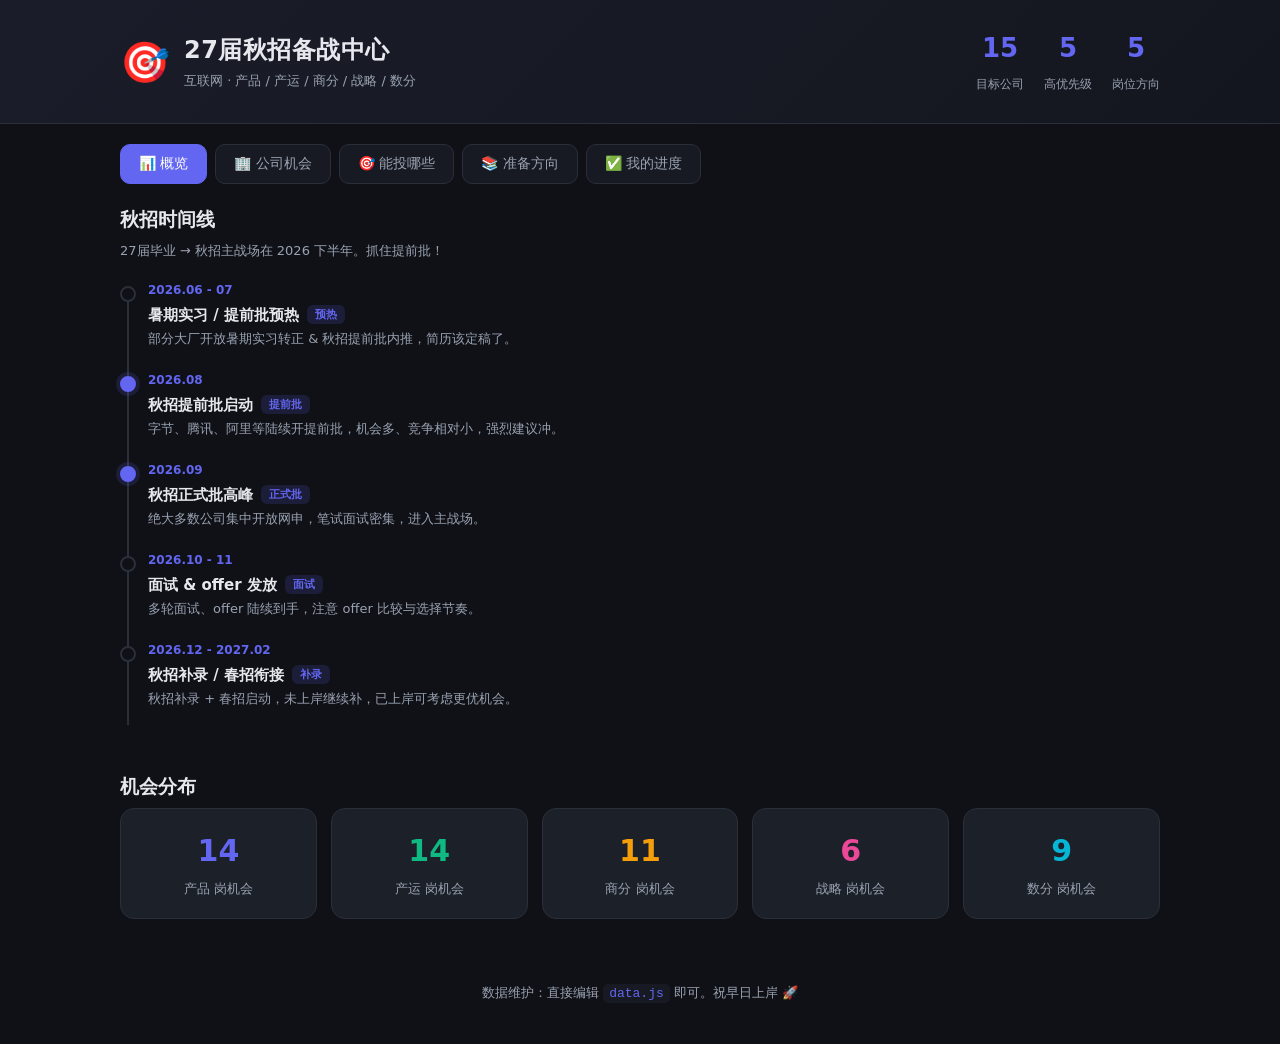
<file: index.html>
<!DOCTYPE html>
<html lang="zh-CN">
<head>
  <meta charset="UTF-8" />
  <meta name="viewport" content="width=device-width, initial-scale=1.0" />
  <title>27届秋招信息汇总 · 我的备战中心</title>
  <link rel="stylesheet" href="style.css" />
</head>
<body>
  <header class="site-header">
    <div class="wrap header-inner">
      <div class="brand">
        <span class="logo">🎯</span>
        <div>
          <h1>27届秋招备战中心</h1>
          <p class="subtitle">互联网 · 产品 / 产运 / 商分 / 战略 / 数分</p>
        </div>
      </div>
      <div class="header-stats" id="headerStats"><!-- JS 填充 --></div>
    </div>
  </header>

  <nav class="tabs wrap">
    <button class="tab active" data-tab="overview">📊 概览</button>
    <button class="tab" data-tab="companies">🏢 公司机会</button>
    <button class="tab" data-tab="eligibility">🎯 能投哪些</button>
    <button class="tab" data-tab="prep">📚 准备方向</button>
    <button class="tab" data-tab="progress">✅ 我的进度</button>
  </nav>

  <main class="wrap">
    <!-- 概览 -->
    <section id="overview" class="panel active">
      <h2 class="section-title">秋招时间线</h2>
      <p class="section-hint">27届毕业 → 秋招主战场在 2026 下半年。抓住提前批！</p>
      <div class="timeline" id="timeline"></div>

      <h2 class="section-title" style="margin-top:40px">机会分布</h2>
      <div class="overview-cards" id="overviewCards"></div>
    </section>

    <!-- 公司机会 -->
    <section id="companies" class="panel">
      <div class="notice">
        💡 卡片里的时间/渠道为参考信息，<b>实时状态请点各公司的「🔗 官方校招」按钮</b>（最权威），或看「💬 牛客开奖」了解进度与面经。
      </div>
      <div class="filter-bar">
        <div class="filter-group" id="roleFilter"></div>
        <div class="filter-group" id="tierFilter"></div>
      </div>
      <div class="company-grid" id="companyGrid"></div>
    </section>

    <!-- 能投哪些（投递资格自查） -->
    <section id="eligibility" class="panel">
      <h2 class="section-title">投递资格自查</h2>
      <p class="section-hint">填下面几项，自动筛出你现在能投的公司和岗位方向。资料只存在本浏览器。判断基于调研到的规则，具体以官网为准。</p>
      <div class="elig-form" id="eligForm">
        <div class="ef-row">
          <label>毕业年月
            <input type="month" id="efGrad" />
          </label>
          <label>最高学历
            <select id="efDegree">
              <option value="本科">本科</option>
              <option value="硕士">硕士</option>
              <option value="博士">博士</option>
              <option value="大专">大专</option>
            </select>
          </label>
        </div>
        <div class="ef-block">
          <span class="ef-label">意向方向（可多选）</span>
          <div class="ef-chips" id="efRoles"></div>
        </div>
        <div class="ef-block">
          <span class="ef-label">意向城市（可多选，不选=不限）</span>
          <div class="ef-chips" id="efCities"></div>
        </div>
      </div>
      <div class="elig-result" id="eligResult"></div>
    </section>

    <!-- 准备方向 -->
    <section id="prep" class="panel">
      <div class="prep-nav" id="prepNav"></div>
      <div class="prep-content" id="prepContent"></div>
    </section>

    <!-- 我的进度 -->
    <section id="progress" class="panel">
      <h2 class="section-title">备战清单</h2>
      <p class="section-hint">勾选进度会自动保存在本浏览器（localStorage），换设备不同步。</p>
      <div class="progress-bar-outer"><div class="progress-bar-inner" id="progressBar"></div></div>
      <div class="checklist" id="checklist"></div>
    </section>
  </main>

  <footer class="site-footer wrap">
    <p>数据维护：直接编辑 <code>data.js</code> 即可。祝早日上岸 🚀</p>
  </footer>

  <script src="data.js"></script>
  <script src="app.js"></script>
</body>
</html>
</file>
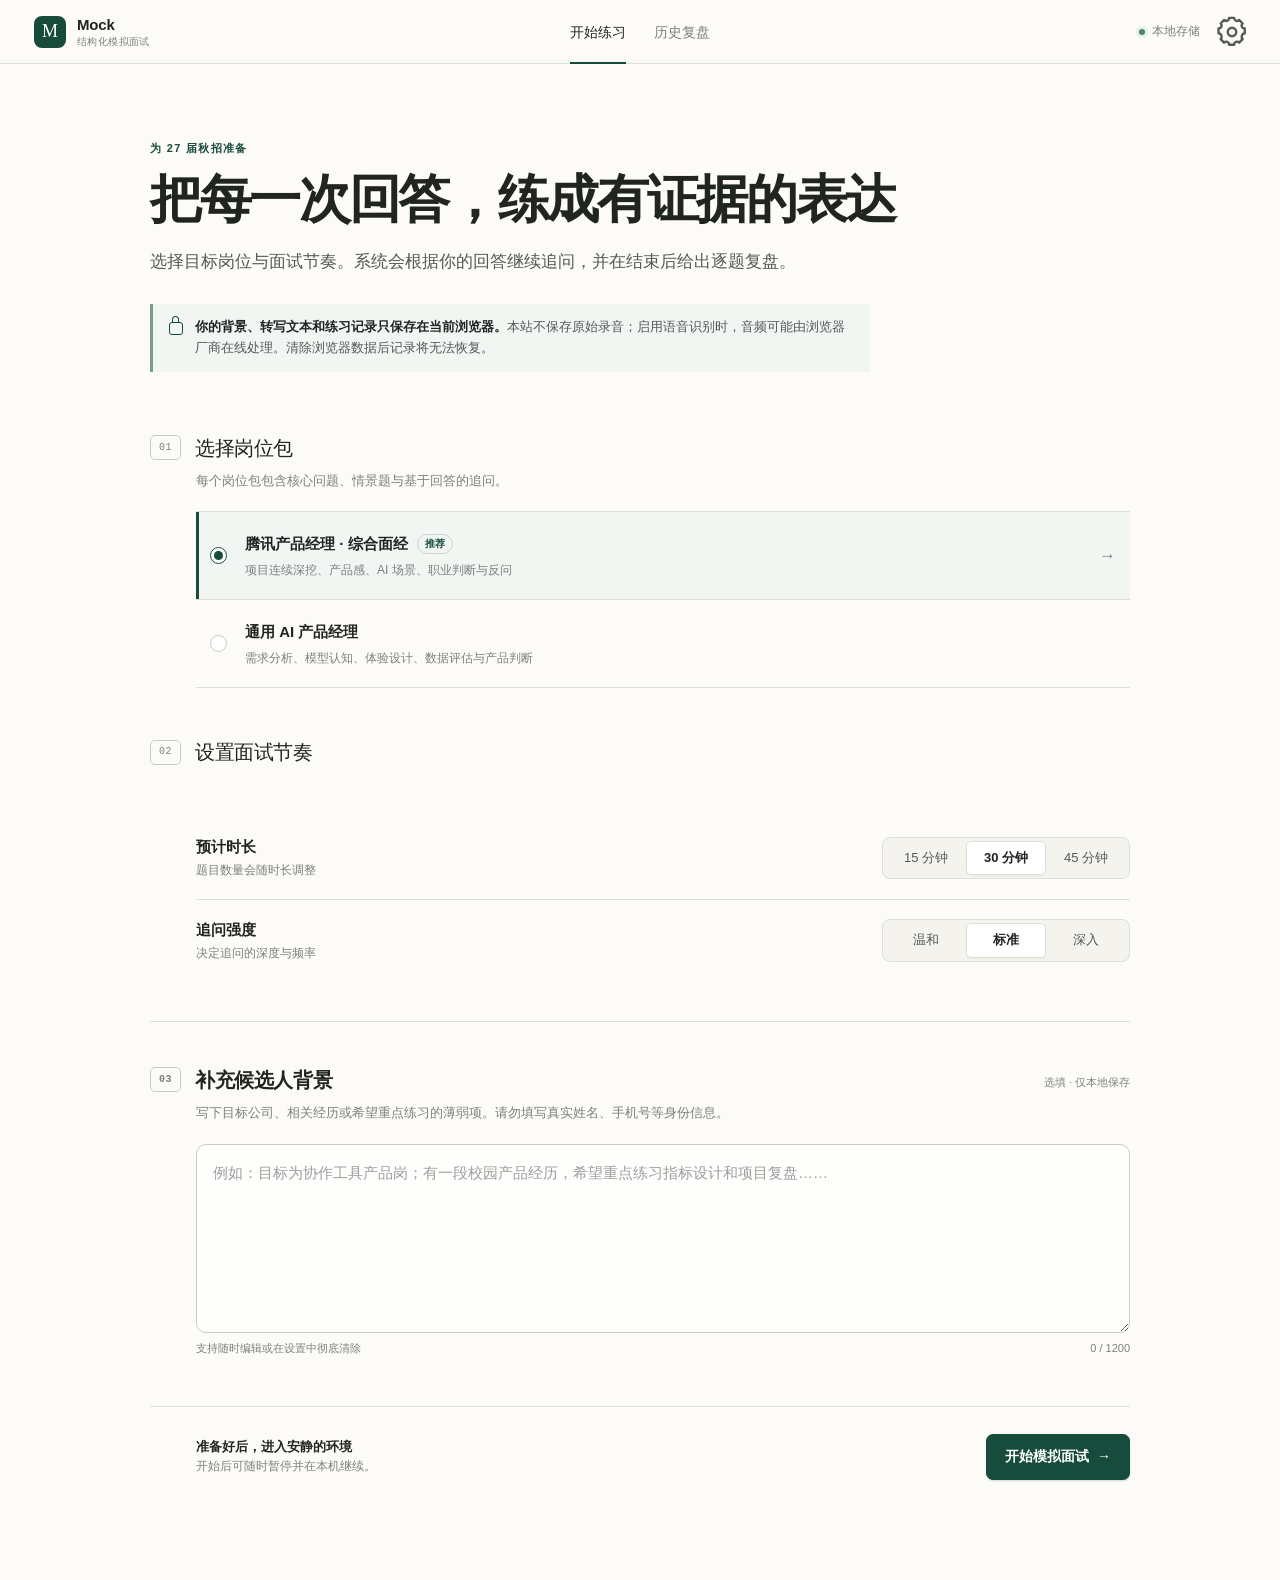
<file: mock-interview/index.html>
<!doctype html>
<html lang="zh-CN">
  <head>
    <meta charset="utf-8">
    <meta name="viewport" content="width=device-width, initial-scale=1">
    <meta name="description" content="面向 27 届秋招的本地结构化模拟面试工具。">
    <meta name="theme-color" content="#143f35">
    <link rel="icon" href="data:image/svg+xml,%3Csvg xmlns='http://www.w3.org/2000/svg' viewBox='0 0 64 64'%3E%3Crect width='64' height='64' rx='14' fill='%23143f35'/%3E%3Cpath d='M16 46V18h8l8 13 8-13h8v28h-8V30l-8 12-8-12v16z' fill='%23f7f4ec'/%3E%3C/svg%3E">
    <title>Mock · 结构化模拟面试</title>
    <link rel="stylesheet" href="styles.css">
  </head>
  <body>
    <a class="skip-link" href="#appMain">跳到主要内容</a>

    <div class="app-shell" id="appShell">
      <header class="app-header">
        <div class="header-inner">
          <button class="brand" id="brandHomeBtn" type="button" aria-label="返回 Mock 首页">
            <span class="brand-mark" aria-hidden="true">M</span>
            <span class="brand-copy"><strong>Mock</strong><small>结构化模拟面试</small></span>
          </button>
          <nav class="primary-nav" aria-label="主要导航">
            <button class="nav-link is-active" id="navSetupBtn" type="button" data-route="setup" aria-current="page">开始练习</button>
            <button class="nav-link" id="navHistoryBtn" type="button" data-route="history">历史复盘</button>
          </nav>
          <div class="header-actions">
            <span class="local-status"><i aria-hidden="true"></i>本地存储</span>
            <button class="icon-button" id="openSettingsBtn" type="button" aria-label="打开设置与数据管理" aria-haspopup="dialog">
              <svg aria-hidden="true" viewBox="0 0 24 24"><circle cx="12" cy="12" r="3"></circle><path d="M19 14.7a2 2 0 0 0 .4 2.2l.1.1-2.5 2.5-.1-.1a2 2 0 0 0-2.2-.4 2 2 0 0 0-1.2 1.8v.2H10v-.2A2 2 0 0 0 8.7 19a2 2 0 0 0-2.2.4l-.1.1L4 17l.1-.1a2 2 0 0 0 .4-2.2A2 2 0 0 0 2.7 13h-.2V9.5h.2a2 2 0 0 0 1.8-1.2 2 2 0 0 0-.4-2.2L4 6l2.5-2.5.1.1a2 2 0 0 0 2.2.4A2 2 0 0 0 10 2.2V2h3.5v.2A2 2 0 0 0 14.7 4a2 2 0 0 0 2.2-.4l.1-.1L19.5 6l-.1.1a2 2 0 0 0-.4 2.2 2 2 0 0 0 1.8 1.2h.2V13h-.2a2 2 0 0 0-1.8 1.7Z"></path></svg>
            </button>
          </div>
        </div>
      </header>

      <main id="appMain" tabindex="-1">
        <section class="app-view setup-view" id="viewSetup" data-view="setup" aria-labelledby="setupTitle">
          <div class="document-shell setup-shell">
            <header class="page-intro">
              <p class="eyebrow">为 27 届秋招准备</p>
              <h1 id="setupTitle">把每一次回答，练成有证据的表达</h1>
              <p class="intro-copy">选择目标岗位与面试节奏。系统会根据你的回答继续追问，并在结束后给出逐题复盘。</p>
              <div class="privacy-note" role="note" aria-label="隐私说明">
                <span class="privacy-icon" aria-hidden="true"></span>
                <p><strong>你的背景、转写文本和练习记录只保存在当前浏览器。</strong>本站不保存原始录音；启用语音识别时，音频可能由浏览器厂商在线处理。清除浏览器数据后记录将无法恢复。</p>
              </div>
            </header>

            <section class="resume-panel" id="resumeSessionPanel" aria-labelledby="resumeTitle" hidden>
              <div><p class="section-kicker">上次未完成</p><h2 id="resumeTitle">继续上一场模拟面试</h2><p id="resumeSessionMeta">已完成 3 / 8 题 · 约 18 分钟前</p></div>
              <div class="resume-actions"><button class="button button-secondary" id="discardResumeBtn" type="button">放弃记录</button><button class="button button-primary" id="resumeInterviewBtn" type="button">继续回答</button></div>
            </section>

            <form class="setup-form" id="setupForm" novalidate>
              <fieldset class="form-section">
                <legend><span class="step-index">01</span><span>选择岗位包</span></legend>
                <p class="field-help" id="questionPackHelp">每个岗位包包含核心问题、情景题与基于回答的追问。</p>
                <div class="pack-list" id="questionPackOptions" aria-describedby="questionPackHelp">
                  <label class="pack-option recommended" for="packTencentPm">
                    <input id="packTencentPm" type="radio" name="questionPack" value="tencent-pm-comprehensive" checked>
                    <span class="pack-radio" aria-hidden="true"></span>
                    <span class="pack-copy"><span><strong>腾讯产品经理 · 综合面经</strong><em>推荐</em></span><small>项目连续深挖、产品感、AI 场景、职业判断与反问</small></span>
                    <span class="pack-arrow" aria-hidden="true">→</span>
                  </label>
                  <label class="pack-option" for="packGeneralAi">
                    <input id="packGeneralAi" type="radio" name="questionPack" value="general-ai-pm">
                    <span class="pack-radio" aria-hidden="true"></span>
                    <span class="pack-copy"><span><strong>通用 AI 产品经理</strong></span><small>需求分析、模型认知、体验设计、数据评估与产品判断</small></span>
                    <span class="pack-arrow" aria-hidden="true">→</span>
                  </label>
                </div>
                <p class="field-error" id="questionPackError" role="alert" hidden>请选择一个岗位包。</p>
              </fieldset>

              <fieldset class="form-section compact-section">
                <legend><span class="step-index">02</span><span>设置面试节奏</span></legend>
                <div class="setting-row">
                  <div class="setting-label"><span id="durationLabel">预计时长</span><small>题目数量会随时长调整</small></div>
                  <div class="segmented-control" role="radiogroup" aria-labelledby="durationLabel">
                    <label><input id="duration15" type="radio" name="duration" value="15"><span>15 分钟</span></label>
                    <label><input id="duration30" type="radio" name="duration" value="30" checked><span>30 分钟</span></label>
                    <label><input id="duration45" type="radio" name="duration" value="45"><span>45 分钟</span></label>
                  </div>
                </div>
                <div class="setting-row">
                  <div class="setting-label"><span id="intensityLabel">追问强度</span><small>决定追问的深度与频率</small></div>
                  <div class="segmented-control" role="radiogroup" aria-labelledby="intensityLabel">
                    <label><input id="intensityLow" type="radio" name="followupIntensity" value="low"><span>温和</span></label>
                    <label><input id="intensityMedium" type="radio" name="followupIntensity" value="medium" checked><span>标准</span></label>
                    <label><input id="intensityHigh" type="radio" name="followupIntensity" value="high"><span>深入</span></label>
                  </div>
                </div>
              </fieldset>

              <section class="form-section context-section" aria-labelledby="contextLabel">
                <div class="section-heading-row"><h2 id="contextLabel"><span class="step-index">03</span><span>补充候选人背景</span></h2><span class="optional-label">选填 · 仅本地保存</span></div>
                <p class="field-help" id="contextHelp">写下目标公司、相关经历或希望重点练习的薄弱项。请勿填写真实姓名、手机号等身份信息。</p>
                <label class="sr-only" for="candidateContext">候选人私密背景</label>
                <textarea id="candidateContext" name="candidateContext" rows="6" maxlength="1200" aria-describedby="contextHelp contextCounter" placeholder="例如：目标为协作工具产品岗；有一段校园产品经历，希望重点练习指标设计和项目复盘……"></textarea>
                <div class="textarea-meta"><span>支持随时编辑或在设置中彻底清除</span><span id="contextCounter"><output id="contextCount" for="candidateContext">0</output> / 1200</span></div>
              </section>

              <footer class="setup-submit">
                <div><strong>准备好后，进入安静的环境</strong><span>开始后可随时暂停并在本机继续。</span></div>
                <button class="button button-primary button-large" id="startInterviewBtn" type="submit">开始模拟面试 <span aria-hidden="true">→</span></button>
              </footer>
            </form>
          </div>
        </section>

        <section class="app-view interview-view" id="viewInterview" data-view="interview" aria-labelledby="interviewTitle" hidden>
          <header class="interview-toolbar">
            <div class="interview-toolbar-inner">
              <div class="session-identity"><span class="live-indicator" aria-hidden="true"></span><div><p>模拟面试进行中</p><h1 id="interviewTitle">腾讯产品经理 · 综合面经</h1></div></div>
              <div class="session-controls"><div class="timer-block"><span>已用时</span><time id="interviewTimer" datetime="PT0M0S">00:00</time></div><button class="button button-quiet" id="pauseInterviewBtn" type="button" aria-pressed="false">暂停</button><button class="button button-danger-quiet" id="exitInterviewBtn" type="button" aria-haspopup="dialog">退出</button></div>
            </div>
          </header>
          <div class="workbench-shell">
            <aside class="question-rail" id="interviewRail" aria-labelledby="progressTitle">
              <div class="rail-progress"><div><h2 id="progressTitle">面试进度</h2><span id="questionProgressText">第 1 / 8 题</span></div><progress id="questionProgress" value="1" max="8">1 / 8</progress></div>
              <ol class="question-queue" id="questionQueue" aria-label="问题队列">
                <li class="is-current" data-question-id="q1" aria-current="step"><span>01</span><div><strong>开场</strong><small>正在回答</small></div></li>
                <li data-question-id="q2"><span>02</span><div><strong>项目深挖</strong><small>待回答</small></div></li>
                <li data-question-id="q3"><span>03</span><div><strong>产品理解</strong><small>待回答</small></div></li>
                <li data-question-id="q4"><span>04</span><div><strong>产品设计</strong><small>待回答</small></div></li>
              </ol>
              <p class="rail-note">回答会自动保存到当前浏览器。关闭页面后仍可继续。</p>
            </aside>

            <article class="interview-stage" aria-labelledby="currentQuestionText">
              <header class="interviewer-heading"><span class="interviewer-avatar" aria-hidden="true">M</span><div><strong>结构化面试官</strong><span id="questionTypeLabel">核心问题 · 项目复盘</span></div></header>
              <div class="question-document"><p class="question-number" id="currentQuestionNumber">问题 01</p><h2 id="currentQuestionText">先简单介绍一下自己吧。</h2><p class="question-guidance" id="currentQuestionGuidance">控制在 1 分钟左右，像真实面试一样自然介绍即可。</p></div>
              <section class="answer-section" aria-labelledby="answerLabel">
                <div class="answer-heading"><div><h3 id="answerLabel">你的回答</h3><p>先完成表达，再提交给面试官追问。</p></div><button class="button voice-button" id="voiceToggleBtn" type="button" aria-pressed="false" aria-describedby="voiceStatus"><span class="mic-icon" aria-hidden="true"></span><span id="voiceButtonText">语音回答</span></button></div>
                <form id="answerForm" novalidate>
                  <label class="sr-only" for="answerInput">输入本题回答</label>
                  <div class="answer-editor" id="answerEditor"><textarea id="answerInput" name="answer" rows="11" maxlength="6000" aria-describedby="transcriptEditHint answerCounter" placeholder="在这里输入回答，或点击“语音回答”开始转写……"></textarea><div class="recording-layer" id="recordingLayer" aria-hidden="true" hidden><span class="recording-pulse"></span><strong>正在聆听</strong><small>再次点击语音按钮结束转写</small></div></div>
                  <div class="editor-meta"><p id="transcriptEditHint"><span aria-hidden="true">✎</span> 语音会先转成可编辑文字；提交前请检查专有名词和数字。</p><span id="answerCounter"><output id="answerCount" for="answerInput">0</output> / 6000</span></div>
                  <p class="voice-status" id="voiceStatus" role="status" aria-live="polite">语音输入未开启</p>
                  <p class="field-error" id="answerError" role="alert" hidden>请先输入回答再提交。</p>
                  <div class="answer-actions"><span class="keyboard-hint"><kbd>⌘</kbd> + <kbd>Enter</kbd> 提交</span><button class="button button-primary" id="answerSubmitBtn" type="submit">提交回答 <span aria-hidden="true">→</span></button></div>
                </form>
              </section>
            </article>
          </div>
          <p class="sr-only" id="interviewAnnouncer" aria-live="polite" aria-atomic="true"></p>
        </section>

        <section class="app-view report-view" id="viewReport" data-view="report" aria-labelledby="reportTitle" hidden>
          <div class="document-shell report-shell">
            <header class="report-header"><div><p class="eyebrow">本场复盘</p><h1 id="reportTitle">模拟面试报告</h1><p id="reportMeta">2026 年 9 月 7 日 · 30 分钟 · 完成 8 题</p></div><div class="report-actions"><button class="button button-secondary" id="exportReportBtn" type="button">导出报告</button><button class="button button-primary" id="newInterviewBtn" type="button">再练一场</button></div></header>
            <section class="report-overview" aria-labelledby="overallTitle">
              <div class="score-summary"><p>综合表现</p><div><strong id="overallScore">78</strong><span>/ 100</span></div><small class="score-band" id="overallBand">良好 · 已具备基础胜任力</small></div>
              <div class="summary-copy"><h2 id="overallTitle">总评</h2><p id="overallSummary">你的回答结构清楚，能主动补充项目背景和个人行动；主要提升空间在于用更明确的数据验证判断，并把关键取舍说透。</p><dl class="summary-facts" id="reportFacts"><div><dt>回答完成度</dt><dd>8 / 8</dd></div><div><dt>有效证据</dt><dd>12 处</dd></div><div><dt>平均回答</dt><dd>2 分 18 秒</dd></div></dl></div>
            </section>
            <section class="report-section" aria-labelledby="dimensionsTitle">
              <div class="section-title-row"><div><p class="section-kicker">能力画像</p><h2 id="dimensionsTitle">六维评分</h2></div><p>基于本场可验证表达，不代表招聘结果。</p></div>
              <div class="dimension-list" id="dimensionScores">
                <div class="dimension-row" data-dimension="structure"><div><strong>结构表达</strong><span>结论前置，信息层级清楚</span></div><div class="score-track" role="img" aria-label="结构表达 86 分"><span style="--score:86%"></span></div><output>86</output></div>
                <div class="dimension-row" data-dimension="role"><div><strong>岗位理解</strong><span>能连接用户、业务与执行</span></div><div class="score-track" role="img" aria-label="岗位理解 82 分"><span style="--score:82%"></span></div><output>82</output></div>
                <div class="dimension-row" data-dimension="analysis"><div><strong>问题拆解</strong><span>框架完整，优先级可再聚焦</span></div><div class="score-track" role="img" aria-label="问题拆解 79 分"><span style="--score:79%"></span></div><output>79</output></div>
                <div class="dimension-row" data-dimension="judgement"><div><strong>业务判断</strong><span>有取舍意识，论据仍需加强</span></div><div class="score-track" role="img" aria-label="业务判断 75 分"><span style="--score:75%"></span></div><output>75</output></div>
                <div class="dimension-row" data-dimension="data"><div><strong>数据意识</strong><span>能提指标，缺少验证闭环</span></div><div class="score-track" role="img" aria-label="数据意识 69 分"><span style="--score:69%"></span></div><output>69</output></div>
                <div class="dimension-row" data-dimension="communication"><div><strong>沟通应变</strong><span>追问下能补充关键信息</span></div><div class="score-track" role="img" aria-label="沟通应变 77 分"><span style="--score:77%"></span></div><output>77</output></div>
              </div>
            </section>
            <section class="report-section review-section" aria-labelledby="questionReviewTitle">
              <div class="section-title-row"><div><p class="section-kicker">逐题复盘</p><h2 id="questionReviewTitle">从回答证据到下一步练习</h2></div><button class="button button-secondary" id="reanswerWeakQuestionsBtn" type="button">重答薄弱题</button></div>
              <div class="review-list" id="reportQuestionList">
                <article class="review-item" data-question-id="q1"><header><div><span>问题 01 · 项目复盘</span><h3>请介绍一个你投入最多的项目，以及你的具体贡献。</h3></div><output aria-label="本题得分 82 分">82</output></header><details open><summary>查看详细反馈</summary><div class="feedback-grid"><section class="feedback-block evidence-block"><h4>有效证据</h4><blockquote>“我重新划分了新用户首周路径，最终让关键动作完成率从 31% 提升到 44%。”</blockquote><p>说明了个人行动，并给出前后数据。</p></section><section class="feedback-block gap-block"><h4>信息缺口</h4><p>没有解释为什么选择“首周路径”作为优先切入点。</p></section><section class="feedback-block advice-block"><h4>改进建议</h4><p>补充用户流失分布、资源约束和预期收益，并明确最关键的取舍。</p></section></div></details><footer><button class="text-button reanswer-btn" type="button" data-action="reanswer" data-question-id="q1">重答这一题 <span aria-hidden="true">→</span></button></footer></article>
                <article class="review-item" data-question-id="q2"><header><div><span>问题 02 · 需求判断</span><h3>面对多个同时到来的需求，你会如何确定优先级？</h3></div><output aria-label="本题得分 71 分">71</output></header><details><summary>查看详细反馈</summary><div class="feedback-grid"><section class="feedback-block evidence-block"><h4>有效证据</h4><blockquote>“先统一业务目标，再从影响范围、价值、成本和风险做比较。”</blockquote><p>提供了完整的判断框架。</p></section><section class="feedback-block gap-block"><h4>信息缺口</h4><p>缺少真实冲突案例证明如何做出困难取舍。</p></section><section class="feedback-block advice-block"><h4>改进建议</h4><p>选择一次延后重要需求的经历，讲明标准、沟通过程和影响。</p></section></div></details><footer><button class="text-button reanswer-btn" type="button" data-action="reanswer" data-question-id="q2">重答这一题 <span aria-hidden="true">→</span></button></footer></article>
              </div>
            </section>
            <footer class="report-footer"><p>建议先重答 2 道薄弱题，再开始下一场完整练习。</p><button class="button button-primary" id="reportStartPracticeBtn" type="button">开始针对性重答</button></footer>
          </div>
        </section>

        <section class="app-view history-view" id="viewHistory" data-view="history" aria-labelledby="historyTitle" hidden>
          <div class="document-shell history-shell">
            <header class="page-header-row"><div><p class="eyebrow">练习档案</p><h1 id="historyTitle">历史与趋势</h1><p>回看最近场次，找到稳定提升与反复出现的表达缺口。</p></div><button class="button button-secondary" id="exportAllHistoryBtn" type="button">导出全部记录</button></header>
            <section class="history-summary" aria-labelledby="trendTitle"><div class="trend-copy"><p class="section-kicker">最近 5 场</p><h2 id="trendTitle">综合表现趋势</h2><p><strong id="trendDelta">提升 9 分</strong><span>相比首次练习</span></p></div><div class="trend-chart" id="historyTrendChart" role="img" aria-label="最近五场得分整体上升"><div class="chart-axis" aria-hidden="true"><span>90</span><span>75</span><span>60</span></div><svg aria-hidden="true" viewBox="0 0 560 150" preserveAspectRatio="none"><path class="chart-grid" d="M0 20H560M0 75H560M0 130H560"></path><path class="chart-line" d="M14 108 L147 92 L280 81 L413 70 L546 59"></path><g class="chart-points"><circle cx="14" cy="108" r="4"></circle><circle cx="147" cy="92" r="4"></circle><circle cx="280" cy="81" r="4"></circle><circle cx="413" cy="70" r="4"></circle><circle cx="546" cy="59" r="5"></circle></g></svg><div class="chart-labels" aria-hidden="true"><span>第 1 场</span><span>第 2 场</span><span>第 3 场</span><span>第 4 场</span><span>本场</span></div></div></section>
            <section class="history-section" aria-labelledby="recentSessionsTitle">
              <div class="section-title-row history-title-row"><div><p class="section-kicker">全部记录</p><h2 id="recentSessionsTitle">最近场次</h2></div><label class="history-filter-label" for="historyFilter"><span>筛选岗位</span><select id="historyFilter"><option value="all">全部岗位</option><option value="tencent-pm-comprehensive">腾讯产品经理 · 综合面经</option><option value="general-ai-pm">通用 AI 产品经理</option></select></label></div>
              <div class="session-list-header" aria-hidden="true"><span>场次</span><span>进度</span><span>表现</span><span>操作</span></div>
              <div class="session-list" id="historyList">
                <article class="session-row is-incomplete" data-session-id="session-draft"><div class="session-main"><span class="session-state">未完成</span><h3>腾讯产品经理 · 综合面经</h3><p><time datetime="2026-09-07T19:20:00+08:00">今天 19:20</time> · 30 分钟模式</p></div><div class="session-progress"><strong>3 / 8 题</strong><progress value="3" max="8">3 / 8</progress></div><div class="session-score"><span>暂未评分</span></div><div class="session-actions"><button class="button button-primary button-small continue-session-btn" type="button" data-action="continue" data-session-id="session-draft">继续回答</button><button class="menu-button delete-session-btn" type="button" data-action="delete" data-session-id="session-draft">删除</button></div></article>
                <article class="session-row" data-session-id="session-001"><div class="session-main"><span class="session-state is-complete">已完成</span><h3>通用 AI 产品经理</h3><p><time datetime="2026-09-06T21:15:00+08:00">9 月 6 日 21:15</time> · 用时 28 分钟</p></div><div class="session-progress"><strong>8 / 8 题</strong><span>完整作答</span></div><div class="session-score"><strong>78</strong><span>综合分</span></div><div class="session-actions"><button class="text-button view-report-btn" type="button" data-action="view-report" data-session-id="session-001">查看报告</button><button class="menu-button export-session-btn" type="button" data-action="export" data-session-id="session-001">导出</button><button class="menu-button delete-session-btn" type="button" data-action="delete" data-session-id="session-001">删除</button></div></article>
              </div>
              <div class="empty-state" id="historyEmptyState" hidden><span aria-hidden="true"></span><h3>还没有匹配的练习记录</h3><p>更换筛选条件，或开始第一场模拟面试。</p><button class="button button-primary" id="emptyStartInterviewBtn" type="button">开始练习</button></div>
            </section>
          </div>
        </section>
      </main>
    </div>

    <dialog class="app-dialog settings-dialog" id="settingsDialog" aria-labelledby="settingsTitle">
      <form method="dialog" id="settingsForm"><header class="dialog-header"><div><p class="section-kicker">偏好与隐私</p><h2 id="settingsTitle">设置与数据管理</h2></div><button class="icon-button dialog-close" id="closeSettingsBtn" type="submit" value="cancel" aria-label="关闭设置">×</button></header>
        <div class="dialog-body">
          <section class="settings-group" aria-labelledby="practiceSettingsTitle"><h3 id="practiceSettingsTitle">练习偏好</h3><label class="toggle-row" for="autoSaveToggle"><span><strong>自动保存回答</strong><small>输入过程中持续保存到当前浏览器</small></span><span class="switch"><input id="autoSaveToggle" name="autoSave" type="checkbox" checked><i aria-hidden="true"></i></span></label><label class="toggle-row" for="soundToggle"><span><strong>操作提示音</strong><small>提交与完成时播放轻提示音</small></span><span class="switch"><input id="soundToggle" name="sound" type="checkbox"><i aria-hidden="true"></i></span></label><label class="toggle-row" for="reducedMotionToggle"><span><strong>减少动态效果</strong><small>关闭非必要的过渡与动画</small></span><span class="switch"><input id="reducedMotionToggle" name="reducedMotion" type="checkbox"><i aria-hidden="true"></i></span></label></section>
          <section class="settings-group" aria-labelledby="voiceSettingsTitle"><h3 id="voiceSettingsTitle">语音转写</h3><label class="select-row" for="speechLanguage"><span><strong>识别语言</strong><small>本站不保存原始录音</small></span><select id="speechLanguage" name="speechLanguage"><option value="zh-CN">普通话（中国大陆）</option><option value="en-US">English (US)</option></select></label><p class="settings-note">是否可用取决于浏览器能力与麦克风权限；音频可能由浏览器厂商在线处理。</p></section>
          <section class="settings-group data-group" aria-labelledby="dataSettingsTitle"><div class="data-heading"><div><h3 id="dataSettingsTitle">本地数据</h3><p>面试配置、回答与报告均保存在此浏览器。</p></div><strong id="localDataSize">0 KB</strong></div><div class="data-actions"><button class="button button-secondary" id="exportDataBtn" type="button">导出备份</button><label class="button button-secondary file-button" for="importDataInput">导入备份</label><input class="sr-only" id="importDataInput" type="file" accept="application/json,.json"><button class="button button-danger-quiet" id="clearAllDataBtn" type="button" aria-haspopup="dialog">清除全部数据</button></div></section>
        </div><footer class="dialog-footer"><span id="settingsSaveStatus" role="status" aria-live="polite"></span><button class="button button-primary" id="saveSettingsBtn" type="submit" value="save">保存设置</button></footer></form>
    </dialog>

    <dialog class="app-dialog confirm-dialog" id="confirmDialog" aria-labelledby="confirmTitle" aria-describedby="confirmMessage"><form method="dialog"><header class="dialog-header"><div><p class="section-kicker">请确认</p><h2 id="confirmTitle">删除这条记录？</h2></div></header><div class="dialog-body compact-dialog-body"><p id="confirmMessage">删除后无法恢复，本地报告也会一并移除。</p></div><footer class="dialog-footer"><button class="button button-secondary" id="confirmCancelBtn" type="submit" value="cancel">取消</button><button class="button button-danger" id="confirmActionBtn" type="submit" value="confirm">确认删除</button></footer></form></dialog>
    <dialog class="app-dialog confirm-dialog" id="exitInterviewDialog" aria-labelledby="exitDialogTitle" aria-describedby="exitDialogMessage"><form method="dialog"><header class="dialog-header"><div><p class="section-kicker">离开本场面试</p><h2 id="exitDialogTitle">保存进度后退出？</h2></div></header><div class="dialog-body compact-dialog-body"><p id="exitDialogMessage">已提交的回答和当前草稿会保存在本机，你可以从首页或历史库继续。</p></div><footer class="dialog-footer split-dialog-footer"><button class="button button-danger-quiet" id="exitDiscardBtn" type="submit" value="discard">放弃本场</button><span></span><button class="button button-secondary" id="exitCancelBtn" type="submit" value="cancel">继续面试</button><button class="button button-primary" id="exitSaveBtn" type="submit" value="save">保存并退出</button></footer></form></dialog>

    <div class="toast" id="appToast" role="status" aria-live="polite" aria-atomic="true" hidden><span class="toast-mark" aria-hidden="true"></span><span id="toastMessage">已保存</span><button id="toastActionBtn" type="button" hidden>撤销</button><button class="toast-close" id="toastCloseBtn" type="button" aria-label="关闭提示">×</button></div>

    <script src="js/question-packs.js?v=3.2.0"></script>
    <script src="js/storage.js"></script>
    <script src="js/engine.js?v=3.1.0"></script>
    <script src="js/voice.js"></script>
    <script src="app.js?v=3.2.0"></script>
  </body>
</html>
</file>
<file: style.css>
:root {
  --bg: #0f1117;
  --bg-soft: #171a23;
  --card: #1c2029;
  --card-hover: #232833;
  --border: #2a2f3a;
  --text: #e6e8ee;
  --text-dim: #9aa2b1;
  --accent: #6366f1;
  --accent-soft: rgba(99, 102, 241, 0.15);
  --green: #10b981;
  --amber: #f59e0b;
  --radius: 14px;
  --shadow: 0 4px 24px rgba(0, 0, 0, 0.35);
}

* { box-sizing: border-box; margin: 0; padding: 0; }

body {
  font-family: -apple-system, "PingFang SC", "Microsoft YaHei", system-ui, sans-serif;
  background: var(--bg);
  color: var(--text);
  line-height: 1.6;
  -webkit-font-smoothing: antialiased;
}

.wrap { max-width: 1080px; margin: 0 auto; padding: 0 20px; }

/* Header */
.site-header {
  background: linear-gradient(135deg, #1a1d29 0%, #14161f 100%);
  border-bottom: 1px solid var(--border);
  padding: 28px 0;
}
.header-inner { display: flex; align-items: center; justify-content: space-between; flex-wrap: wrap; gap: 16px; }
.brand { display: flex; align-items: center; gap: 14px; }
.logo { font-size: 40px; }
.site-header h1 { font-size: 24px; font-weight: 700; letter-spacing: 0.5px; }
.subtitle { color: var(--text-dim); font-size: 13px; margin-top: 2px; }
.header-stats { display: flex; gap: 20px; }
.header-stats .stat { text-align: center; }
.header-stats .stat b { display: block; font-size: 26px; color: var(--accent); font-weight: 700; }
.header-stats .stat span { font-size: 12px; color: var(--text-dim); }

/* Tabs */
.tabs { display: flex; gap: 8px; margin: 20px auto; flex-wrap: wrap; }
.tab {
  background: var(--bg-soft); color: var(--text-dim); border: 1px solid var(--border);
  padding: 10px 18px; border-radius: 10px; cursor: pointer; font-size: 14px;
  transition: all 0.18s; font-family: inherit;
}
.tab:hover { background: var(--card-hover); color: var(--text); }
.tab.active { background: var(--accent); color: #fff; border-color: var(--accent); }

/* Panels */
.panel { display: none; animation: fade 0.3s ease; padding-bottom: 40px; }
.panel.active { display: block; }
@keyframes fade { from { opacity: 0; transform: translateY(8px); } to { opacity: 1; transform: none; } }

.section-title { font-size: 19px; margin-bottom: 6px; font-weight: 600; }
.section-hint { color: var(--text-dim); font-size: 13px; margin-bottom: 20px; }

/* Timeline */
.timeline { position: relative; padding-left: 28px; }
.timeline::before {
  content: ""; position: absolute; left: 7px; top: 6px; bottom: 6px;
  width: 2px; background: var(--border);
}
.tl-item { position: relative; padding: 0 0 22px 0; }
.tl-item::before {
  content: ""; position: absolute; left: -28px; top: 5px; width: 12px; height: 12px;
  border-radius: 50%; background: var(--bg); border: 2px solid var(--border);
}
.tl-item.hot::before { background: var(--accent); border-color: var(--accent); box-shadow: 0 0 0 4px var(--accent-soft); }
.tl-month { font-size: 12px; color: var(--accent); font-weight: 600; }
.tl-title { font-size: 15px; font-weight: 600; margin: 2px 0; display: flex; align-items: center; gap: 8px; }
.tl-desc { font-size: 13px; color: var(--text-dim); }
.tl-tag { font-size: 11px; background: var(--accent-soft); color: var(--accent); padding: 1px 8px; border-radius: 6px; }

/* Overview cards */
.overview-cards { display: grid; grid-template-columns: repeat(auto-fit, minmax(150px, 1fr)); gap: 14px; }
.ov-card { background: var(--card); border: 1px solid var(--border); border-radius: var(--radius); padding: 18px; text-align: center; }
.ov-card b { font-size: 30px; display: block; }
.ov-card span { font-size: 13px; color: var(--text-dim); }

/* Filter */
.notice {
  background: var(--accent-soft); border: 1px solid var(--accent); border-radius: 12px;
  padding: 12px 16px; font-size: 13px; color: var(--text); margin-bottom: 18px; line-height: 1.7;
}
.notice b { color: var(--accent); }
.filter-bar { display: flex; flex-direction: column; gap: 10px; margin-bottom: 20px; }
.filter-group { display: flex; gap: 8px; flex-wrap: wrap; }
.chip {
  background: var(--bg-soft); border: 1px solid var(--border); color: var(--text-dim);
  padding: 6px 14px; border-radius: 20px; cursor: pointer; font-size: 13px; transition: all 0.15s;
}
.chip:hover { color: var(--text); }
.chip.active { background: var(--accent); color: #fff; border-color: var(--accent); }

/* Company grid */
.company-grid { display: grid; grid-template-columns: repeat(auto-fill, minmax(300px, 1fr)); gap: 16px; }
.company-card {
  background: var(--card); border: 1px solid var(--border); border-radius: var(--radius);
  padding: 18px; transition: all 0.18s;
}
.company-card:hover { background: var(--card-hover); transform: translateY(-3px); box-shadow: var(--shadow); }
.cc-head { display: flex; justify-content: space-between; align-items: flex-start; margin-bottom: 10px; }
.cc-name { font-size: 17px; font-weight: 700; }
.cc-tier { font-size: 11px; padding: 2px 8px; border-radius: 6px; background: var(--bg-soft); color: var(--text-dim); }
.cc-roles { display: flex; gap: 6px; flex-wrap: wrap; margin: 10px 0; }
.role-tag { font-size: 12px; padding: 2px 9px; border-radius: 6px; background: var(--accent-soft); color: var(--accent); }
.cc-meta { font-size: 12.5px; color: var(--text-dim); margin: 4px 0; }
.cc-meta b { color: var(--text); font-weight: 500; }
.cc-meta .est { font-size: 10px; background: var(--bg-soft); color: var(--text-dim); padding: 0 5px; border-radius: 4px; border: 1px solid var(--border); }
.cc-positions { margin: 10px 0; display: flex; gap: 6px; flex-wrap: wrap; align-items: center; }
.cc-label { font-size: 11px; color: var(--text-dim); margin-right: 2px; }
.pos-tag { font-size: 11.5px; padding: 2px 8px; border-radius: 6px; background: rgba(16,185,129,0.12); color: #34d399; border: 1px solid rgba(16,185,129,0.25); }
.cc-note { font-size: 12.5px; color: var(--text-dim); margin-top: 8px; padding-top: 8px; border-top: 1px dashed var(--border); }
.cc-links { display: flex; gap: 8px; margin-top: 12px; flex-wrap: wrap; }
.link-btn {
  flex: 1; text-align: center; text-decoration: none; font-size: 12.5px; font-weight: 600;
  padding: 7px 10px; border-radius: 9px; border: 1px solid var(--border);
  background: var(--bg-soft); color: var(--text); transition: all 0.15s; white-space: nowrap;
}
.link-btn:hover { background: var(--card-hover); border-color: var(--accent); }
.link-btn.primary { background: var(--accent); color: #fff; border-color: var(--accent); }
.link-btn.primary:hover { background: #4f52d6; }
.cc-foot { display: flex; justify-content: space-between; align-items: center; margin-top: 12px; }
.priority { font-size: 11px; padding: 2px 8px; border-radius: 6px; }
.priority.高 { background: rgba(239,68,68,0.15); color: #f87171; }
.priority.中 { background: rgba(245,158,11,0.15); color: var(--amber); }
.priority.低 { background: rgba(148,163,184,0.15); color: #94a3b8; }
.status-select {
  background: var(--bg-soft); color: var(--text); border: 1px solid var(--border);
  border-radius: 8px; padding: 4px 8px; font-size: 12px; font-family: inherit; cursor: pointer;
}

/* Prep */
.prep-nav { display: flex; gap: 8px; flex-wrap: wrap; margin-bottom: 22px; }
.prep-tab {
  background: var(--bg-soft); border: 1px solid var(--border); color: var(--text-dim);
  padding: 8px 18px; border-radius: 10px; cursor: pointer; font-size: 14px; font-weight: 600;
  transition: all 0.15s; border-left: 3px solid transparent;
}
.prep-tab.active { color: #fff; }
.prep-block { margin-bottom: 26px; }
.prep-block h3 { font-size: 15px; margin-bottom: 10px; display: flex; align-items: center; gap: 8px; }
.prep-summary { background: var(--card); border: 1px solid var(--border); border-radius: var(--radius); padding: 18px; margin-bottom: 22px; font-size: 14px; }
.tag-list { display: flex; gap: 8px; flex-wrap: wrap; }
.skill-tag { background: var(--bg-soft); border: 1px solid var(--border); padding: 5px 12px; border-radius: 8px; font-size: 13px; }
.prep-list { list-style: none; }
.prep-list li { padding: 8px 0 8px 24px; position: relative; font-size: 14px; border-bottom: 1px solid var(--border); }
.prep-list li::before { content: "▸"; position: absolute; left: 4px; color: var(--accent); }
.q-list li::before { content: "Q"; font-weight: 700; font-size: 11px; top: 10px; }
.res-list { display: flex; gap: 8px; flex-wrap: wrap; }
.res-tag { background: var(--accent-soft); color: var(--accent); padding: 5px 12px; border-radius: 8px; font-size: 13px; }

/* Eligibility self-check */
.elig-form { background: var(--card); border: 1px solid var(--border); border-radius: var(--radius); padding: 20px; margin-bottom: 22px; }
.ef-row { display: flex; gap: 20px; flex-wrap: wrap; margin-bottom: 16px; }
.ef-row label { display: flex; flex-direction: column; gap: 6px; font-size: 13px; color: var(--text-dim); }
.ef-row input, .ef-row select {
  background: var(--bg-soft); color: var(--text); border: 1px solid var(--border);
  border-radius: 9px; padding: 8px 12px; font-size: 14px; font-family: inherit; min-width: 160px;
}
.ef-block { margin-top: 14px; }
.ef-label { display: block; font-size: 13px; color: var(--text-dim); margin-bottom: 8px; }
.ef-chips { display: flex; gap: 8px; flex-wrap: wrap; }
.elig-hint { color: var(--text-dim); font-size: 14px; text-align: center; padding: 30px 0; }
.elig-summary { font-size: 15px; margin-bottom: 8px; }
.elig-summary b { color: var(--accent); }
.elig-h { font-size: 15px; margin: 20px 0 12px; }
.elig-h.dim { color: var(--text-dim); }
.elig-grid { display: grid; grid-template-columns: repeat(auto-fill, minmax(240px, 1fr)); gap: 14px; }
.elig-card { background: var(--card); border: 1px solid var(--border); border-radius: 12px; padding: 15px; }
.elig-card.ok { border-left: 3px solid var(--green); }
.elig-card.no { opacity: 0.7; border-left: 3px solid var(--border); }
.ec-head { display: flex; justify-content: space-between; align-items: center; margin-bottom: 8px; }
.ec-head b { font-size: 15px; }
.ec-pos { display: flex; gap: 6px; flex-wrap: wrap; margin-bottom: 8px; }
.ec-meta { font-size: 12px; color: var(--text-dim); margin-bottom: 10px; }
.ec-reason { font-size: 12.5px; color: #f87171; }
.elig-card .link-btn { display: block; }
.elig-foot { font-size: 12px; color: var(--text-dim); margin-top: 20px; line-height: 1.7; }

/* Progress */
.progress-bar-outer { background: var(--bg-soft); border-radius: 20px; height: 12px; overflow: hidden; margin-bottom: 24px; border: 1px solid var(--border); }
.progress-bar-inner { height: 100%; background: linear-gradient(90deg, var(--accent), var(--green)); width: 0; transition: width 0.4s; }
.checklist { display: flex; flex-direction: column; gap: 10px; }
.check-item {
  display: flex; align-items: center; gap: 12px; background: var(--card); border: 1px solid var(--border);
  border-radius: 12px; padding: 14px 16px; cursor: pointer; transition: all 0.15s; font-size: 14px;
}
.check-item:hover { background: var(--card-hover); }
.check-item input { width: 18px; height: 18px; accent-color: var(--accent); cursor: pointer; }
.check-item.done span { color: var(--text-dim); text-decoration: line-through; }

/* Footer */
.site-footer { padding: 24px 20px 40px; color: var(--text-dim); font-size: 13px; text-align: center; }
.site-footer code { background: var(--bg-soft); padding: 2px 6px; border-radius: 5px; color: var(--accent); }

@media (max-width: 600px) {
  .site-header h1 { font-size: 20px; }
  .header-stats { gap: 14px; }
  .header-stats .stat b { font-size: 20px; }
}
</file>
<file: mock-interview/styles.css>
:root {
  color-scheme: light;
  --paper: #fcfbf7;
  --paper-deep: #f5f3ed;
  --surface: #ffffff;
  --surface-subtle: #f7f8f5;
  --ink: #202522;
  --ink-soft: #525a55;
  --ink-faint: #7a827d;
  --line: #dedfd9;
  --line-strong: #c9ccc5;
  --green: #174c3d;
  --green-hover: #103d31;
  --green-soft: #e8f0ec;
  --green-pale: #f1f6f3;
  --red: #a33d36;
  --red-soft: #faefed;
  --amber: #8a661b;
  --amber-soft: #faf5e7;
  --shadow-sm: 0 1px 2px rgb(25 35 30 / 5%);
  --shadow-md: 0 18px 48px rgb(24 32 28 / 10%), 0 2px 8px rgb(24 32 28 / 5%);
  --radius-sm: 6px;
  --radius-md: 10px;
  --radius-lg: 16px;
  --header-height: 64px;
  --font-sans: Inter, ui-sans-serif, -apple-system, BlinkMacSystemFont, "SF Pro Text", "PingFang SC", "Microsoft YaHei", sans-serif;
}

*,
*::before,
*::after {
  box-sizing: border-box;
}

html {
  min-width: 320px;
  scroll-behavior: smooth;
}

body {
  min-height: 100vh;
  margin: 0;
  background: var(--paper);
  color: var(--ink);
  font-family: var(--font-sans);
  font-size: 15px;
  line-height: 1.6;
  -webkit-font-smoothing: antialiased;
}

body:has(dialog[open]) {
  overflow: hidden;
}

button,
input,
textarea,
select {
  color: inherit;
  font: inherit;
}

button,
label,
select {
  -webkit-tap-highlight-color: transparent;
}

button {
  border: 0;
}

button:not(:disabled),
label[for],
select:not(:disabled) {
  cursor: pointer;
}

button:disabled,
input:disabled,
textarea:disabled,
select:disabled {
  cursor: not-allowed;
  opacity: .55;
}

h1,
h2,
h3,
h4,
p,
dl,
dd,
blockquote {
  margin-top: 0;
}

h1,
h2,
h3,
h4,
strong {
  font-weight: 650;
}

svg {
  display: block;
}

[hidden] {
  display: none !important;
}

.sr-only {
  position: absolute !important;
  width: 1px !important;
  height: 1px !important;
  padding: 0 !important;
  margin: -1px !important;
  overflow: hidden !important;
  clip: rect(0, 0, 0, 0) !important;
  white-space: nowrap !important;
  border: 0 !important;
}

.skip-link {
  position: fixed;
  z-index: 1000;
  top: 10px;
  left: 12px;
  padding: 8px 13px;
  border-radius: var(--radius-sm);
  background: var(--ink);
  color: white;
  font-weight: 600;
  text-decoration: none;
  transform: translateY(-160%);
  transition: transform .18s ease;
}

.skip-link:focus {
  transform: translateY(0);
}

:focus-visible {
  outline: 3px solid rgb(23 76 61 / 22%);
  outline-offset: 2px;
}

.app-header {
  position: sticky;
  z-index: 40;
  top: 0;
  height: var(--header-height);
  border-bottom: 1px solid var(--line);
  background: rgb(252 251 247 / 92%);
  backdrop-filter: blur(16px);
}

.header-inner {
  display: grid;
  grid-template-columns: 1fr auto 1fr;
  align-items: center;
  width: min(100% - 40px, 1220px);
  height: 100%;
  margin: 0 auto;
}

.brand {
  display: inline-flex;
  justify-self: start;
  align-items: center;
  gap: 11px;
  padding: 4px;
  border-radius: 8px;
  background: transparent;
  text-align: left;
}

.brand-mark {
  display: grid;
  width: 32px;
  height: 32px;
  place-items: center;
  border-radius: 8px;
  background: var(--green);
  color: #fff;
  font-family: Georgia, serif;
  font-size: 18px;
}

.brand-copy {
  display: flex;
  flex-direction: column;
  line-height: 1.16;
}

.brand-copy strong {
  letter-spacing: -.01em;
}

.brand-copy small {
  margin-top: 3px;
  color: var(--ink-faint);
  font-size: 10px;
  letter-spacing: .04em;
}

.primary-nav {
  display: flex;
  align-self: stretch;
  gap: 28px;
}

.nav-link {
  position: relative;
  padding: 2px 0 0;
  background: transparent;
  color: var(--ink-faint);
  font-size: 14px;
  font-weight: 550;
}

.nav-link:hover {
  color: var(--ink);
}

.nav-link.is-active,
.nav-link[aria-current="page"] {
  color: var(--ink);
}

.nav-link.is-active::after,
.nav-link[aria-current="page"]::after {
  position: absolute;
  right: 0;
  bottom: -1px;
  left: 0;
  height: 2px;
  background: var(--green);
  content: "";
}

.header-actions {
  display: flex;
  justify-self: end;
  align-items: center;
  gap: 14px;
}

.local-status {
  display: inline-flex;
  align-items: center;
  gap: 7px;
  color: var(--ink-faint);
  font-size: 12px;
}

.local-status i {
  width: 6px;
  height: 6px;
  border-radius: 50%;
  background: #4d846e;
  box-shadow: 0 0 0 3px var(--green-soft);
}

.icon-button {
  display: grid;
  width: 36px;
  height: 36px;
  padding: 0;
  place-items: center;
  border: 1px solid transparent;
  border-radius: 8px;
  background: transparent;
  color: var(--ink-soft);
}

.icon-button svg {
  fill: none;
  stroke: currentColor;
  stroke-width: 1.7;
  stroke-linecap: round;
  stroke-linejoin: round;
}

.icon-button:hover {
  border-color: var(--line);
  background: var(--surface);
  color: var(--ink);
}

.app-view {
  min-height: calc(100vh - var(--header-height));
}

.document-shell {
  width: min(100% - 40px, 980px);
  margin: 0 auto;
}

.setup-shell {
  padding: 76px 0 100px;
}

.page-intro {
  max-width: 760px;
}

.eyebrow,
.section-kicker {
  margin-bottom: 12px;
  color: var(--green);
  font-size: 11px;
  font-weight: 700;
  letter-spacing: .12em;
  text-transform: uppercase;
}

.page-intro h1,
.report-header h1,
.page-header-row h1 {
  margin-bottom: 18px;
  font-family: ui-serif, "Songti SC", "Noto Serif CJK SC", Georgia, serif;
  font-size: clamp(34px, 4.4vw, 52px);
  font-weight: 600;
  letter-spacing: -.045em;
  line-height: 1.15;
}

.intro-copy {
  max-width: 680px;
  margin-bottom: 26px;
  color: var(--ink-soft);
  font-size: 17px;
  line-height: 1.8;
}

.privacy-note {
  display: flex;
  align-items: flex-start;
  gap: 12px;
  max-width: 720px;
  padding: 13px 16px;
  border-left: 3px solid #7d9c8e;
  background: var(--green-pale);
  color: var(--ink-soft);
  font-size: 13px;
}

.privacy-note p {
  margin: 0;
}

.privacy-note strong {
  color: var(--ink);
}

.privacy-icon {
  position: relative;
  flex: 0 0 14px;
  width: 14px;
  height: 13px;
  margin-top: 5px;
  border: 1.5px solid var(--green);
  border-radius: 3px;
}

.privacy-icon::before {
  position: absolute;
  top: -7px;
  left: 2px;
  width: 7px;
  height: 7px;
  border: 1.5px solid var(--green);
  border-bottom: 0;
  border-radius: 6px 6px 0 0;
  content: "";
}

.resume-panel {
  display: flex;
  align-items: center;
  justify-content: space-between;
  gap: 24px;
  margin-top: 42px;
  padding: 20px 22px;
  border: 1px solid #ccd8d1;
  border-radius: var(--radius-md);
  background: var(--surface);
  box-shadow: var(--shadow-sm);
}

.resume-panel .section-kicker {
  margin-bottom: 3px;
}

.resume-panel h2 {
  margin-bottom: 3px;
  font-size: 17px;
}

.resume-panel p:last-child {
  margin-bottom: 0;
  color: var(--ink-faint);
  font-size: 13px;
}

.resume-actions,
.report-actions,
.data-actions {
  display: flex;
  align-items: center;
  gap: 9px;
}

.setup-form {
  margin-top: 60px;
}

.form-section {
  min-width: 0;
  margin: 0;
  padding: 0 0 48px;
  border: 0;
}

.form-section + .form-section {
  padding-top: 42px;
  border-top: 1px solid var(--line);
}

.form-section legend,
.section-heading-row h2 {
  display: flex;
  align-items: center;
  gap: 14px;
  width: 100%;
  margin: 0 0 7px;
  padding: 0;
  font-size: 20px;
  letter-spacing: -.02em;
}

.step-index {
  display: inline-grid;
  flex: 0 0 31px;
  width: 31px;
  height: 25px;
  place-items: center;
  border: 1px solid var(--line-strong);
  border-radius: 5px;
  color: var(--ink-faint);
  font-family: ui-monospace, SFMono-Regular, Menlo, monospace;
  font-size: 10px;
  letter-spacing: .04em;
}

.field-help {
  margin: 0 0 20px 46px;
  color: var(--ink-faint);
  font-size: 13px;
}

.pack-list {
  margin-left: 46px;
  border-top: 1px solid var(--line);
}

.pack-option {
  position: relative;
  display: grid;
  grid-template-columns: 20px 1fr auto;
  align-items: center;
  gap: 15px;
  min-height: 88px;
  padding: 15px 14px;
  border-bottom: 1px solid var(--line);
  transition: background .15s ease, border-color .15s ease;
}

.pack-option:hover {
  background: rgb(255 255 255 / 66%);
}

.pack-option:has(input:checked) {
  background: var(--green-pale);
  box-shadow: inset 3px 0 var(--green);
}

.pack-option input {
  position: absolute;
  opacity: 0;
  pointer-events: none;
}

.pack-radio {
  position: relative;
  width: 17px;
  height: 17px;
  border: 1.5px solid var(--line-strong);
  border-radius: 50%;
  background: var(--surface);
}

.pack-option input:focus-visible ~ .pack-radio {
  outline: 3px solid rgb(23 76 61 / 20%);
  outline-offset: 2px;
}

.pack-option input:checked ~ .pack-radio {
  border-color: var(--green);
}

.pack-option input:checked ~ .pack-radio::after {
  position: absolute;
  inset: 3px;
  border-radius: 50%;
  background: var(--green);
  content: "";
}

.pack-copy {
  display: flex;
  min-width: 0;
  flex-direction: column;
  gap: 5px;
}

.pack-copy > span {
  display: flex;
  align-items: center;
  flex-wrap: wrap;
  gap: 9px;
}

.pack-copy strong {
  font-size: 15px;
}

.pack-copy em {
  padding: 1px 7px;
  border: 1px solid #c7d9d0;
  border-radius: 99px;
  color: var(--green);
  font-size: 10px;
  font-style: normal;
  font-weight: 650;
}

.pack-copy small {
  color: var(--ink-faint);
  font-size: 12px;
}

.pack-arrow {
  color: var(--ink-faint);
  font-size: 17px;
  opacity: 0;
  transform: translateX(-5px);
  transition: opacity .15s ease, transform .15s ease;
}

.pack-option:has(input:checked) .pack-arrow,
.pack-option:hover .pack-arrow {
  opacity: 1;
  transform: translateX(0);
}

.compact-section {
  padding-bottom: 40px;
}

.setting-row {
  display: grid;
  grid-template-columns: minmax(200px, 1fr) auto;
  align-items: center;
  gap: 30px;
  margin-left: 46px;
  padding: 18px 0;
  border-bottom: 1px solid var(--line);
}

.setting-row:last-child {
  border-bottom: 0;
}

.setting-label {
  display: flex;
  flex-direction: column;
}

.setting-label > span {
  font-weight: 600;
}

.setting-label small {
  margin-top: 2px;
  color: var(--ink-faint);
  font-size: 12px;
}

.segmented-control {
  display: inline-flex;
  padding: 3px;
  border: 1px solid var(--line);
  border-radius: 8px;
  background: var(--paper-deep);
}

.segmented-control label {
  position: relative;
}

.segmented-control input {
  position: absolute;
  opacity: 0;
}

.segmented-control span {
  display: block;
  min-width: 80px;
  padding: 6px 12px;
  border: 1px solid transparent;
  border-radius: 5px;
  color: var(--ink-soft);
  font-size: 13px;
  text-align: center;
}

.segmented-control input:checked + span {
  border-color: var(--line);
  background: var(--surface);
  box-shadow: var(--shadow-sm);
  color: var(--ink);
  font-weight: 600;
}

.segmented-control input:focus-visible + span {
  outline: 3px solid rgb(23 76 61 / 20%);
  outline-offset: 1px;
}

.section-heading-row {
  display: flex;
  align-items: center;
  justify-content: flex-start;
  gap: 20px;
}

.section-heading-row h2 {
  flex: 1 1 auto;
  width: auto;
  min-width: 0;
}

.optional-label {
  margin-left: auto;
  color: var(--ink-faint);
  font-size: 11px;
  white-space: nowrap;
}

.context-section textarea {
  display: block;
  width: calc(100% - 46px);
  min-height: 148px;
  margin-left: 46px;
  padding: 15px 16px;
  resize: vertical;
  border: 1px solid var(--line-strong);
  border-radius: var(--radius-md);
  background: rgb(255 255 255 / 72%);
  line-height: 1.75;
}

textarea::placeholder {
  color: #9ba09c;
}

textarea:focus {
  border-color: #769486;
  outline: 3px solid rgb(23 76 61 / 9%);
  background: var(--surface);
}

.textarea-meta {
  display: flex;
  justify-content: space-between;
  width: calc(100% - 46px);
  margin: 7px 0 0 46px;
  color: var(--ink-faint);
  font-size: 11px;
}

.setup-submit {
  display: flex;
  align-items: center;
  justify-content: space-between;
  gap: 24px;
  padding: 27px 0 0 46px;
  border-top: 1px solid var(--line);
}

.setup-submit > div {
  display: flex;
  flex-direction: column;
}

.setup-submit strong {
  font-size: 13px;
}

.setup-submit > div span {
  color: var(--ink-faint);
  font-size: 12px;
}

.button {
  display: inline-flex;
  min-height: 38px;
  align-items: center;
  justify-content: center;
  gap: 8px;
  padding: 8px 14px;
  border: 1px solid transparent;
  border-radius: 7px;
  font-size: 13px;
  font-weight: 600;
  line-height: 1.2;
  text-decoration: none;
  transition: background .15s ease, border-color .15s ease, color .15s ease, transform .15s ease;
}

.button:active:not(:disabled) {
  transform: translateY(1px);
}

.button-primary {
  border-color: var(--green);
  background: var(--green);
  color: white;
  box-shadow: 0 1px 2px rgb(13 50 39 / 18%);
}

.button-primary:hover {
  border-color: var(--green-hover);
  background: var(--green-hover);
}

.button-secondary {
  border-color: var(--line-strong);
  background: var(--surface);
  color: var(--ink);
  box-shadow: var(--shadow-sm);
}

.button-secondary:hover {
  border-color: #aeb4ad;
  background: #fafbf9;
}

.button-quiet,
.button-danger-quiet {
  border-color: var(--line);
  background: transparent;
  color: var(--ink-soft);
}

.button-quiet:hover {
  background: var(--surface);
  color: var(--ink);
}

.button-danger-quiet {
  color: var(--red);
}

.button-danger-quiet:hover {
  border-color: #e4c6c2;
  background: var(--red-soft);
}

.button-danger {
  background: var(--red);
  color: white;
}

.button-danger:hover {
  background: #8f332e;
}

.button-large {
  min-height: 46px;
  padding: 11px 18px;
  font-size: 14px;
}

.button-small {
  min-height: 32px;
  padding: 6px 10px;
  font-size: 12px;
}

.field-error {
  margin: 8px 0 0 46px;
  color: var(--red);
  font-size: 12px;
}

/* Interview workbench */
.interview-view {
  background: #faf9f5;
}

.interview-toolbar {
  position: sticky;
  z-index: 30;
  top: var(--header-height);
  border-bottom: 1px solid var(--line);
  background: rgb(255 255 255 / 94%);
  backdrop-filter: blur(14px);
}

.interview-toolbar-inner {
  display: flex;
  min-height: 72px;
  align-items: center;
  justify-content: space-between;
  gap: 24px;
  width: min(100% - 40px, 1220px);
  margin: 0 auto;
}

.session-identity {
  display: flex;
  align-items: center;
  gap: 12px;
}

.live-indicator {
  width: 8px;
  height: 8px;
  border-radius: 50%;
  background: #4d846e;
  box-shadow: 0 0 0 4px var(--green-soft);
}

.session-identity p,
.session-identity h1 {
  margin: 0;
}

.session-identity p {
  color: var(--ink-faint);
  font-size: 10px;
  font-weight: 650;
  letter-spacing: .08em;
}

.session-identity h1 {
  margin-top: 1px;
  font-size: 14px;
}

.session-controls {
  display: flex;
  align-items: center;
  gap: 8px;
}

.timer-block {
  display: flex;
  align-items: baseline;
  gap: 8px;
  margin-right: 10px;
  padding-right: 18px;
  border-right: 1px solid var(--line);
}

.timer-block span {
  color: var(--ink-faint);
  font-size: 10px;
}

.timer-block time {
  font-family: ui-monospace, SFMono-Regular, Menlo, monospace;
  font-size: 17px;
  font-variant-numeric: tabular-nums;
  font-weight: 600;
}

.workbench-shell {
  display: grid;
  grid-template-columns: 230px minmax(0, 760px);
  justify-content: center;
  gap: clamp(36px, 6vw, 86px);
  width: min(100% - 40px, 1180px);
  margin: 0 auto;
  padding: 55px 0 90px;
}

.question-rail {
  align-self: start;
  position: sticky;
  top: calc(var(--header-height) + 104px);
}

.rail-progress {
  padding-bottom: 22px;
  border-bottom: 1px solid var(--line);
}

.rail-progress > div {
  display: flex;
  align-items: center;
  justify-content: space-between;
  gap: 10px;
  margin-bottom: 12px;
}

.rail-progress h2 {
  margin: 0;
  font-size: 13px;
}

.rail-progress span {
  color: var(--ink-faint);
  font-size: 11px;
}

progress {
  overflow: hidden;
  height: 4px;
  border: 0;
  border-radius: 99px;
  background: var(--line);
  color: var(--green);
  appearance: none;
}

progress::-webkit-progress-bar {
  border-radius: 99px;
  background: var(--line);
}

progress::-webkit-progress-value {
  border-radius: 99px;
  background: var(--green);
}

progress::-moz-progress-bar {
  border-radius: 99px;
  background: var(--green);
}

.rail-progress progress {
  display: block;
  width: 100%;
}

.question-queue {
  display: flex;
  margin: 22px 0 0;
  padding: 0;
  flex-direction: column;
  list-style: none;
}

.question-queue li {
  position: relative;
  display: grid;
  grid-template-columns: 30px 1fr;
  gap: 10px;
  min-height: 58px;
  color: var(--ink-faint);
}

.question-queue li:not(:last-child)::after {
  position: absolute;
  top: 27px;
  bottom: -2px;
  left: 13px;
  width: 1px;
  background: var(--line);
  content: "";
}

.question-queue li > span {
  display: grid;
  z-index: 1;
  width: 27px;
  height: 27px;
  place-items: center;
  border: 1px solid var(--line);
  border-radius: 50%;
  background: var(--paper);
  font-family: ui-monospace, SFMono-Regular, Menlo, monospace;
  font-size: 9px;
}

.question-queue li > div {
  display: flex;
  flex-direction: column;
  padding-top: 1px;
}

.question-queue strong {
  color: var(--ink-soft);
  font-size: 12px;
}

.question-queue small {
  margin-top: 1px;
  font-size: 10px;
}

.question-queue li.is-current > span {
  border-color: var(--green);
  background: var(--green);
  color: white;
}

.question-queue li.is-current strong {
  color: var(--ink);
}

.question-queue li.is-current small {
  color: var(--green);
  font-weight: 600;
}

.question-queue li.is-muted {
  opacity: .68;
}

.rail-note {
  margin-top: 24px;
  padding-top: 18px;
  border-top: 1px solid var(--line);
  color: var(--ink-faint);
  font-size: 10px;
  line-height: 1.65;
}

.interview-stage {
  min-width: 0;
}

.interviewer-heading {
  display: flex;
  align-items: center;
  gap: 11px;
  padding-bottom: 20px;
  border-bottom: 1px solid var(--line);
}

.interviewer-avatar {
  display: grid;
  width: 36px;
  height: 36px;
  place-items: center;
  border: 1px solid #cadaD2;
  border-radius: 50%;
  background: var(--green-soft);
  color: var(--green);
  font-family: Georgia, serif;
}

.interviewer-heading > div {
  display: flex;
  flex-direction: column;
}

.interviewer-heading strong {
  font-size: 13px;
}

.interviewer-heading span:last-child {
  color: var(--ink-faint);
  font-size: 10px;
}

.question-document {
  padding: 47px 0 48px;
}

.question-number {
  margin-bottom: 13px;
  color: var(--green);
  font-family: ui-monospace, SFMono-Regular, Menlo, monospace;
  font-size: 11px;
  font-weight: 700;
  letter-spacing: .08em;
}

.question-document h2 {
  max-width: 730px;
  margin-bottom: 20px;
  font-family: ui-serif, "Songti SC", Georgia, serif;
  font-size: clamp(25px, 3vw, 34px);
  font-weight: 600;
  letter-spacing: -.035em;
  line-height: 1.42;
}

.question-guidance {
  max-width: 680px;
  margin: 0;
  padding-left: 14px;
  border-left: 2px solid #bacac2;
  color: var(--ink-faint);
  font-size: 12px;
}

.answer-section {
  padding-top: 28px;
  border-top: 1px solid var(--line);
}

.answer-heading {
  display: flex;
  align-items: center;
  justify-content: space-between;
  gap: 20px;
  margin-bottom: 14px;
}

.answer-heading h3 {
  margin-bottom: 1px;
  font-size: 15px;
}

.answer-heading p {
  margin: 0;
  color: var(--ink-faint);
  font-size: 11px;
}

.voice-button {
  border-color: #b9ccc2;
  background: var(--green-pale);
  color: var(--green);
}

.voice-button:hover,
.voice-button[aria-pressed="true"] {
  border-color: var(--green);
  background: var(--green-soft);
}

.mic-icon {
  position: relative;
  width: 10px;
  height: 14px;
  border: 1.5px solid currentColor;
  border-radius: 7px;
}

.mic-icon::after {
  position: absolute;
  right: -4px;
  bottom: -4px;
  left: -4px;
  height: 7px;
  border: 1.5px solid currentColor;
  border-top: 0;
  border-radius: 0 0 8px 8px;
  content: "";
}

.answer-editor {
  position: relative;
}

.answer-editor textarea {
  display: block;
  width: 100%;
  min-height: 245px;
  padding: 18px;
  resize: vertical;
  border: 1px solid var(--line-strong);
  border-radius: var(--radius-md);
  background: var(--surface);
  box-shadow: inset 0 1px 2px rgb(20 30 25 / 2%);
  font-size: 14px;
  line-height: 1.8;
}

.recording-layer {
  position: absolute;
  inset: 1px;
  display: flex;
  align-items: center;
  justify-content: center;
  flex-direction: column;
  border-radius: 9px;
  background: rgb(248 250 247 / 96%);
  color: var(--ink-soft);
}

.recording-layer strong {
  margin-top: 12px;
  color: var(--green);
}

.recording-layer small {
  margin-top: 3px;
  color: var(--ink-faint);
}

.recording-pulse {
  position: relative;
  width: 12px;
  height: 12px;
  border-radius: 50%;
  background: var(--green);
}

.recording-pulse::before {
  position: absolute;
  inset: -6px;
  border: 1px solid #7ca392;
  border-radius: 50%;
  content: "";
  animation: listen 1.7s ease-out infinite;
}

@keyframes listen {
  0% { opacity: .8; transform: scale(.6); }
  80%, 100% { opacity: 0; transform: scale(1.45); }
}

.editor-meta {
  display: flex;
  align-items: center;
  justify-content: space-between;
  gap: 16px;
  margin-top: 8px;
  color: var(--ink-faint);
  font-size: 10px;
}

.editor-meta p {
  display: flex;
  align-items: center;
  gap: 5px;
  margin: 0;
}

.voice-status {
  min-height: 18px;
  margin: 6px 0 0;
  color: var(--ink-faint);
  font-size: 10px;
}

.answer-section .field-error {
  margin-left: 0;
}

.answer-actions {
  display: flex;
  align-items: center;
  justify-content: space-between;
  gap: 20px;
  margin-top: 20px;
}

.keyboard-hint {
  color: var(--ink-faint);
  font-size: 10px;
}

kbd {
  padding: 1px 5px;
  border: 1px solid var(--line);
  border-bottom-color: var(--line-strong);
  border-radius: 4px;
  background: var(--surface);
  box-shadow: 0 1px 0 var(--line);
  font-family: inherit;
  font-size: 9px;
}

/* Report */
.report-shell,
.history-shell {
  padding: 66px 0 100px;
}

.report-header,
.page-header-row {
  display: flex;
  align-items: flex-end;
  justify-content: space-between;
  gap: 28px;
  padding-bottom: 34px;
  border-bottom: 1px solid var(--line);
}

.report-header h1,
.page-header-row h1 {
  margin-bottom: 8px;
  font-size: clamp(30px, 4vw, 42px);
}

.report-header > div:first-child > p:last-child,
.page-header-row > div > p:last-child {
  margin: 0;
  color: var(--ink-faint);
  font-size: 13px;
}

.report-overview {
  display: grid;
  grid-template-columns: 250px 1fr;
  gap: 56px;
  padding: 46px 0 54px;
  border-bottom: 1px solid var(--line);
}

.score-summary {
  padding-right: 46px;
  border-right: 1px solid var(--line);
}

.score-summary > p {
  margin-bottom: 12px;
  color: var(--ink-faint);
  font-size: 11px;
  font-weight: 650;
  letter-spacing: .07em;
}

.score-summary > div {
  display: flex;
  align-items: baseline;
  gap: 5px;
  line-height: 1;
}

.score-summary > div strong {
  color: var(--green);
  font-family: ui-serif, Georgia, serif;
  font-size: 70px;
  font-weight: 500;
  letter-spacing: -.06em;
}

.score-summary > div span {
  color: var(--ink-faint);
  font-size: 12px;
}

.score-band {
  display: inline-block;
  margin-top: 14px;
  padding: 4px 8px;
  border-radius: 4px;
  background: var(--green-soft);
  color: var(--green);
  font-size: 10px;
  font-weight: 600;
}

.summary-copy h2 {
  margin-bottom: 11px;
  font-size: 18px;
}

.summary-copy > p {
  margin-bottom: 24px;
  color: var(--ink-soft);
  font-size: 14px;
  line-height: 1.85;
}

.summary-facts {
  display: grid;
  grid-template-columns: repeat(3, 1fr);
  gap: 20px;
  margin: 0;
}

.summary-facts div {
  padding-top: 12px;
  border-top: 1px solid var(--line);
}

.summary-facts dt {
  color: var(--ink-faint);
  font-size: 10px;
}

.summary-facts dd {
  margin: 3px 0 0;
  font-size: 14px;
  font-weight: 650;
}

.report-section {
  padding: 50px 0;
  border-bottom: 1px solid var(--line);
}

.section-title-row {
  display: flex;
  align-items: flex-end;
  justify-content: space-between;
  gap: 28px;
  margin-bottom: 28px;
}

.section-title-row .section-kicker {
  margin-bottom: 4px;
}

.section-title-row h2 {
  margin: 0;
  font-size: 21px;
  letter-spacing: -.02em;
}

.section-title-row > p {
  max-width: 320px;
  margin: 0;
  color: var(--ink-faint);
  font-size: 11px;
  text-align: right;
}

.dimension-list {
  border-top: 1px solid var(--line);
}

.dimension-row {
  display: grid;
  grid-template-columns: 230px 1fr 38px;
  align-items: center;
  gap: 30px;
  min-height: 76px;
  border-bottom: 1px solid var(--line);
}

.dimension-row > div:first-child {
  display: flex;
  flex-direction: column;
}

.dimension-row strong {
  font-size: 13px;
}

.dimension-row > div:first-child span {
  color: var(--ink-faint);
  font-size: 10px;
}

.score-track {
  overflow: hidden;
  height: 6px;
  border-radius: 99px;
  background: #e7e8e3;
}

.score-track span {
  display: block;
  width: var(--score);
  height: 100%;
  border-radius: inherit;
  background: var(--green);
}

.dimension-row output {
  font-family: ui-monospace, SFMono-Regular, Menlo, monospace;
  font-size: 14px;
  font-weight: 650;
  text-align: right;
}

.review-list {
  border-top: 1px solid var(--line-strong);
}

.review-item {
  border-bottom: 1px solid var(--line-strong);
}

.review-item > header {
  display: grid;
  grid-template-columns: 1fr auto;
  align-items: start;
  gap: 30px;
  padding: 27px 0 20px;
}

.review-item > header span {
  display: block;
  margin-bottom: 6px;
  color: var(--green);
  font-size: 10px;
  font-weight: 650;
  letter-spacing: .04em;
}

.review-item h3 {
  max-width: 720px;
  margin: 0;
  font-family: ui-serif, "Songti SC", Georgia, serif;
  font-size: 18px;
  line-height: 1.55;
}

.review-item > header output {
  display: grid;
  width: 43px;
  height: 43px;
  place-items: center;
  border: 1px solid #c8d9d1;
  border-radius: 50%;
  color: var(--green);
  font-family: ui-monospace, SFMono-Regular, Menlo, monospace;
  font-size: 12px;
  font-weight: 700;
}

.review-item details {
  padding-bottom: 18px;
}

.review-item summary {
  display: inline-flex;
  align-items: center;
  gap: 7px;
  color: var(--ink-faint);
  font-size: 11px;
  list-style: none;
}

.review-item summary::-webkit-details-marker {
  display: none;
}

.review-item summary::before {
  content: "+";
  font-family: ui-monospace, monospace;
  font-size: 14px;
}

.review-item details[open] summary::before {
  content: "−";
}

.feedback-grid {
  display: grid;
  grid-template-columns: repeat(3, 1fr);
  gap: 0;
  margin-top: 20px;
  border: 1px solid var(--line);
  background: var(--surface);
}

.feedback-block {
  min-width: 0;
  padding: 18px;
}

.feedback-block + .feedback-block {
  border-left: 1px solid var(--line);
}

.feedback-block h4 {
  margin-bottom: 10px;
  color: var(--ink-faint);
  font-size: 10px;
  letter-spacing: .06em;
}

.feedback-block p,
.feedback-block blockquote {
  margin-bottom: 8px;
  color: var(--ink-soft);
  font-size: 11px;
  line-height: 1.7;
}

.feedback-block blockquote {
  padding-left: 10px;
  border-left: 2px solid #abc2b7;
  color: var(--ink);
}

.feedback-block p:last-child {
  margin-bottom: 0;
}

.reference-answer-section {
  margin: 0 0 22px;
  border: 1px solid #c8d9d1;
  border-radius: var(--radius-md);
  background: var(--green-pale);
}

.reference-answer-section > summary {
  display: flex;
  align-items: center;
  justify-content: space-between;
  gap: 16px;
  padding: 14px 17px;
  color: var(--green);
  font-size: 12px;
  font-weight: 700;
  letter-spacing: .03em;
}

.reference-answer-section > summary::before {
  content: none;
}

.reference-answer-section > summary::after {
  content: "展开 +";
  color: var(--ink-faint);
  font-size: 10px;
  font-weight: 500;
}

.reference-answer-section[open] > summary::after {
  content: "收起 −";
}

.reference-answer-content {
  padding: 2px 17px 17px;
  border-top: 1px solid #d7e3dd;
}

.reference-answer-group {
  padding-top: 16px;
}

.reference-answer-group + .reference-answer-group {
  margin-top: 16px;
  border-top: 1px solid #d7e3dd;
}

.reference-answer-group h4 {
  margin-bottom: 12px;
  color: var(--ink);
  font-size: 13px;
}

.reference-answer-group h5 {
  margin: 13px 0 5px;
  color: var(--green);
  font-size: 10px;
  letter-spacing: .06em;
}

.reference-answer-group p,
.reference-framework {
  margin-bottom: 0;
  color: var(--ink-soft);
  font-size: 12px;
  line-height: 1.8;
  white-space: pre-line;
}

.reference-framework {
  padding-left: 21px;
}

.reference-framework li + li {
  margin-top: 5px;
}

.review-item > footer {
  padding: 0 0 23px;
}

.text-button,
.menu-button {
  padding: 4px 0;
  background: transparent;
  color: var(--green);
  font-size: 11px;
  font-weight: 650;
}

.text-button:hover {
  text-decoration: underline;
  text-underline-offset: 3px;
}

.menu-button {
  color: var(--ink-faint);
  font-weight: 500;
}

.menu-button:hover {
  color: var(--ink);
}

.delete-session-btn:hover {
  color: var(--red);
}

.report-footer {
  display: flex;
  align-items: center;
  justify-content: space-between;
  gap: 24px;
  padding-top: 34px;
}

.report-footer p {
  margin: 0;
  color: var(--ink-soft);
  font-size: 13px;
}

/* History */
.history-summary {
  display: grid;
  grid-template-columns: 220px 1fr;
  gap: 55px;
  padding: 45px 0;
  border-bottom: 1px solid var(--line);
}

.trend-copy h2 {
  margin-bottom: 14px;
  font-size: 18px;
}

.trend-copy > p:last-child {
  display: flex;
  flex-direction: column;
}

.trend-copy > p strong {
  color: var(--green);
  font-size: 22px;
}

.trend-copy > p span {
  color: var(--ink-faint);
  font-size: 10px;
}

.trend-chart {
  position: relative;
  min-width: 0;
  padding-left: 30px;
}

.trend-chart svg {
  width: 100%;
  height: 150px;
  overflow: visible;
}

.chart-grid {
  fill: none;
  stroke: #e4e5e0;
  stroke-width: 1;
}

.chart-line {
  fill: none;
  stroke: var(--green);
  stroke-width: 2;
  vector-effect: non-scaling-stroke;
}

.chart-points {
  fill: var(--surface);
  stroke: var(--green);
  stroke-width: 2;
  vector-effect: non-scaling-stroke;
}

.chart-points circle:last-child {
  fill: var(--green);
}

.chart-axis {
  position: absolute;
  top: 11px;
  bottom: 10px;
  left: 0;
  display: flex;
  justify-content: space-between;
  flex-direction: column;
  color: var(--ink-faint);
  font-family: ui-monospace, monospace;
  font-size: 9px;
}

.chart-labels {
  display: flex;
  justify-content: space-between;
  color: var(--ink-faint);
  font-size: 9px;
}

.history-section {
  padding-top: 50px;
}

.history-filter-label {
  display: flex;
  align-items: center;
  gap: 9px;
}

.history-filter-label > span {
  color: var(--ink-faint);
  font-size: 10px;
}

select {
  min-height: 36px;
  padding: 6px 32px 6px 10px;
  border: 1px solid var(--line-strong);
  border-radius: 6px;
  background-color: var(--surface);
  font-size: 12px;
}

select:focus {
  border-color: #769486;
  outline: 3px solid rgb(23 76 61 / 9%);
}

.session-list-header,
.session-row {
  display: grid;
  grid-template-columns: minmax(260px, 2fr) minmax(110px, .8fr) minmax(80px, .6fr) minmax(240px, 1.3fr);
  align-items: center;
  gap: 20px;
}

.session-list-header {
  padding: 9px 0;
  border-bottom: 1px solid var(--line-strong);
  color: var(--ink-faint);
  font-size: 9px;
  font-weight: 650;
  letter-spacing: .07em;
  text-transform: uppercase;
}

.session-row {
  min-height: 104px;
  padding: 18px 0;
  border-bottom: 1px solid var(--line);
}

.session-row:hover {
  background: rgb(255 255 255 / 38%);
}

.session-main h3 {
  margin: 4px 0 2px;
  font-size: 13px;
}

.session-main p,
.session-progress span,
.session-score span {
  margin: 0;
  color: var(--ink-faint);
  font-size: 10px;
}

.session-state {
  color: var(--amber);
  font-size: 9px;
  font-weight: 700;
  letter-spacing: .06em;
}

.session-state.is-complete {
  color: var(--green);
}

.session-progress,
.session-score {
  display: flex;
  flex-direction: column;
}

.session-progress strong,
.session-score strong {
  font-size: 13px;
}

.session-progress progress {
  width: 72px;
  margin-top: 8px;
}

.session-score strong {
  color: var(--green);
  font-family: ui-monospace, monospace;
  font-size: 18px;
}

.session-actions {
  display: flex;
  align-items: center;
  justify-content: flex-end;
  gap: 15px;
}

.empty-state {
  padding: 70px 20px;
  text-align: center;
}

.empty-state > span {
  display: block;
  width: 40px;
  height: 48px;
  margin: 0 auto 18px;
  border: 1px solid var(--line-strong);
  border-radius: 3px;
  box-shadow: inset 0 -10px var(--paper-deep);
}

.empty-state h3 {
  margin-bottom: 5px;
  font-size: 15px;
}

.empty-state p {
  margin-bottom: 18px;
  color: var(--ink-faint);
  font-size: 12px;
}

/* Dialog and toast */
.app-dialog {
  width: min(calc(100% - 32px), 620px);
  max-height: min(86vh, 760px);
  padding: 0;
  overflow: hidden;
  border: 1px solid var(--line-strong);
  border-radius: 14px;
  background: var(--surface);
  box-shadow: var(--shadow-md);
  color: var(--ink);
}

.app-dialog::backdrop {
  background: rgb(29 34 31 / 38%);
  backdrop-filter: blur(2px);
}

.app-dialog[open] {
  animation: dialog-in .18s ease-out;
}

@keyframes dialog-in {
  from { opacity: 0; transform: translateY(8px) scale(.99); }
  to { opacity: 1; transform: none; }
}

.app-dialog > form {
  display: flex;
  max-height: inherit;
  flex-direction: column;
}

.dialog-header {
  display: flex;
  align-items: center;
  justify-content: space-between;
  gap: 20px;
  padding: 24px 26px 18px;
  border-bottom: 1px solid var(--line);
}

.dialog-header .section-kicker {
  margin-bottom: 3px;
}

.dialog-header h2 {
  margin: 0;
  font-size: 20px;
  letter-spacing: -.02em;
}

.dialog-close {
  font-size: 24px;
  font-weight: 300;
}

.dialog-body {
  overflow: auto;
  padding: 5px 26px;
}

.settings-group {
  padding: 24px 0;
  border-bottom: 1px solid var(--line);
}

.settings-group:last-child {
  border-bottom: 0;
}

.settings-group > h3,
.data-heading h3 {
  margin-bottom: 12px;
  font-size: 12px;
  letter-spacing: .02em;
}

.toggle-row,
.select-row {
  display: flex;
  min-height: 58px;
  align-items: center;
  justify-content: space-between;
  gap: 24px;
  border-top: 1px solid #ecece8;
}

.toggle-row > span:first-child,
.select-row > span:first-child {
  display: flex;
  flex-direction: column;
}

.toggle-row strong,
.select-row strong {
  font-size: 12px;
}

.toggle-row small,
.select-row small {
  color: var(--ink-faint);
  font-size: 10px;
}

.switch {
  position: relative;
  flex: 0 0 38px;
  width: 38px;
  height: 22px;
}

.switch input {
  position: absolute;
  opacity: 0;
}

.switch i {
  position: absolute;
  inset: 0;
  border: 1px solid var(--line-strong);
  border-radius: 99px;
  background: var(--paper-deep);
  transition: background .15s ease, border-color .15s ease;
}

.switch i::after {
  position: absolute;
  top: 3px;
  left: 3px;
  width: 14px;
  height: 14px;
  border-radius: 50%;
  background: var(--surface);
  box-shadow: 0 1px 3px rgb(20 30 25 / 23%);
  content: "";
  transition: transform .15s ease;
}

.switch input:checked + i {
  border-color: var(--green);
  background: var(--green);
}

.switch input:checked + i::after {
  transform: translateX(16px);
}

.switch input:focus-visible + i {
  outline: 3px solid rgb(23 76 61 / 20%);
  outline-offset: 2px;
}

.settings-note {
  margin: 9px 0 0;
  color: var(--ink-faint);
  font-size: 10px;
}

.data-heading {
  display: flex;
  align-items: flex-start;
  justify-content: space-between;
  gap: 20px;
}

.data-heading h3 {
  margin-bottom: 2px;
}

.data-heading p {
  margin: 0;
  color: var(--ink-faint);
  font-size: 10px;
}

.data-heading > strong {
  color: var(--ink-faint);
  font-family: ui-monospace, monospace;
  font-size: 11px;
}

.data-actions {
  margin-top: 16px;
  flex-wrap: wrap;
}

.file-button {
  cursor: pointer;
}

.dialog-footer {
  display: flex;
  min-height: 70px;
  align-items: center;
  justify-content: flex-end;
  gap: 10px;
  padding: 14px 26px;
  border-top: 1px solid var(--line);
  background: var(--surface-subtle);
}

.dialog-footer > [role="status"] {
  margin-right: auto;
  color: var(--ink-faint);
  font-size: 10px;
}

.confirm-dialog {
  width: min(calc(100% - 32px), 480px);
}

.compact-dialog-body {
  padding-top: 24px;
  padding-bottom: 24px;
}

.compact-dialog-body p {
  margin: 0;
  color: var(--ink-soft);
  font-size: 13px;
}

.split-dialog-footer {
  display: grid;
  grid-template-columns: auto 1fr auto auto;
}

.toast {
  position: fixed;
  z-index: 100;
  right: 22px;
  bottom: 22px;
  display: flex;
  min-width: 260px;
  max-width: min(420px, calc(100% - 32px));
  min-height: 50px;
  align-items: center;
  gap: 10px;
  padding: 10px 11px 10px 14px;
  border: 1px solid #39433e;
  border-radius: 9px;
  background: #27302c;
  box-shadow: var(--shadow-md);
  color: white;
  font-size: 12px;
  animation: toast-in .2s ease-out;
}

@keyframes toast-in {
  from { opacity: 0; transform: translateY(8px); }
  to { opacity: 1; transform: none; }
}

.toast-mark {
  width: 7px;
  height: 7px;
  border-radius: 50%;
  background: #85b49f;
}

#toastMessage {
  flex: 1;
}

#toastActionBtn,
.toast-close {
  padding: 4px 7px;
  background: transparent;
  color: #d9e4df;
  font-size: 11px;
}

#toastActionBtn:hover {
  text-decoration: underline;
}

.toast-close {
  font-size: 18px;
  opacity: .8;
}

@media (max-width: 960px) {
  .workbench-shell {
    grid-template-columns: 190px minmax(0, 1fr);
    gap: 40px;
  }

  .session-list-header {
    display: none;
  }

  .session-row {
    grid-template-columns: minmax(220px, 1fr) 110px 70px;
  }

  .session-actions {
    grid-column: 1 / -1;
    justify-content: flex-start;
    padding-top: 8px;
    border-top: 1px dashed var(--line);
  }
}

@media (max-width: 760px) {
  :root {
    --header-height: 58px;
  }

  .header-inner {
    grid-template-columns: 1fr auto;
    width: min(100% - 28px, 980px);
  }

  .brand-copy small,
  .local-status {
    display: none;
  }

  .primary-nav {
    position: fixed;
    z-index: 35;
    right: 0;
    bottom: 0;
    left: 0;
    order: 3;
    height: 54px;
    justify-content: center;
    gap: 0;
    border-top: 1px solid var(--line);
    background: rgb(252 251 247 / 96%);
    backdrop-filter: blur(14px);
  }

  .nav-link {
    width: 50%;
    max-width: 200px;
  }

  .nav-link.is-active::after,
  .nav-link[aria-current="page"]::after {
    top: -1px;
    bottom: auto;
    right: 20%;
    left: 20%;
  }

  .header-actions {
    grid-column: 2;
  }

  .document-shell {
    width: min(100% - 28px, 980px);
  }

  .setup-shell,
  .report-shell,
  .history-shell {
    padding-top: 46px;
    padding-bottom: 90px;
  }

  .page-intro h1 {
    font-size: 36px;
  }

  .setup-form {
    margin-top: 44px;
  }

  .field-help,
  .pack-list,
  .setting-row,
  .context-section textarea,
  .textarea-meta {
    width: 100%;
    margin-left: 0;
  }

  .form-section legend,
  .section-heading-row h2 {
    font-size: 18px;
  }

  .setting-row {
    grid-template-columns: 1fr;
    gap: 12px;
  }

  .segmented-control {
    width: 100%;
  }

  .segmented-control label {
    flex: 1;
  }

  .segmented-control span {
    min-width: 0;
    padding-right: 8px;
    padding-left: 8px;
  }

  .setup-submit {
    padding-left: 0;
  }

  .interview-toolbar {
    top: var(--header-height);
  }

  .interview-toolbar-inner {
    width: min(100% - 28px, 980px);
  }

  .session-identity p,
  .timer-block span {
    display: none;
  }

  .session-identity h1 {
    max-width: 230px;
    overflow: hidden;
    text-overflow: ellipsis;
    white-space: nowrap;
  }

  .session-controls .button-quiet {
    display: none;
  }

  .timer-block {
    margin-right: 0;
    padding-right: 8px;
    border-right: 0;
  }

  .workbench-shell {
    display: block;
    width: min(100% - 28px, 760px);
    padding-top: 30px;
    padding-bottom: 100px;
  }

  .question-rail {
    position: static;
    margin-bottom: 34px;
  }

  .rail-progress {
    padding-bottom: 15px;
  }

  .question-queue,
  .rail-note {
    display: none;
  }

  .question-document {
    padding: 35px 0;
  }

  .question-document h2 {
    font-size: 27px;
  }

  .report-header,
  .page-header-row {
    align-items: flex-start;
    flex-direction: column;
  }

  .report-overview {
    grid-template-columns: 1fr;
    gap: 30px;
  }

  .score-summary {
    padding: 0 0 30px;
    border-right: 0;
    border-bottom: 1px solid var(--line);
  }

  .summary-facts {
    gap: 10px;
  }

  .dimension-row {
    grid-template-columns: 150px 1fr 35px;
    gap: 15px;
  }

  .feedback-grid {
    grid-template-columns: 1fr;
  }

  .feedback-block + .feedback-block {
    border-top: 1px solid var(--line);
    border-left: 0;
  }

  .reference-answer-section > summary,
  .reference-answer-content {
    padding-right: 14px;
    padding-left: 14px;
  }

  .history-summary {
    grid-template-columns: 1fr;
    gap: 20px;
  }

  .trend-chart {
    min-height: 180px;
  }

  .session-row {
    grid-template-columns: 1fr auto;
    gap: 14px;
  }

  .session-main {
    grid-column: 1 / -1;
  }

  .session-progress {
    grid-column: 1;
  }

  .session-score {
    grid-column: 2;
    grid-row: 2;
    text-align: right;
  }

  .session-actions {
    grid-column: 1 / -1;
  }

  .toast {
    right: 16px;
    bottom: 70px;
    left: 16px;
    max-width: none;
  }
}

@media (max-width: 520px) {
  .page-intro h1 {
    font-size: 31px;
  }

  .intro-copy {
    font-size: 15px;
  }

  .privacy-note {
    padding-right: 12px;
    padding-left: 12px;
  }

  .resume-panel,
  .setup-submit,
  .answer-heading,
  .answer-actions,
  .report-footer {
    align-items: stretch;
    flex-direction: column;
  }

  .resume-actions,
  .report-actions {
    width: 100%;
  }

  .resume-actions .button,
  .report-actions .button {
    flex: 1;
  }

  .pack-option {
    grid-template-columns: 20px 1fr;
    padding-right: 8px;
    padding-left: 8px;
  }

  .pack-arrow {
    display: none;
  }

  .section-heading-row,
  .section-title-row,
  .history-title-row {
    align-items: flex-start;
    flex-direction: column;
  }

  .optional-label {
    margin-left: 45px;
  }

  .textarea-meta > span:first-child,
  .keyboard-hint {
    display: none;
  }

  .setup-submit .button,
  .answer-actions .button,
  .report-footer .button {
    width: 100%;
  }

  .session-identity h1 {
    max-width: 145px;
  }

  .session-controls {
    gap: 3px;
  }

  .session-controls .button {
    min-height: 34px;
    padding: 6px 8px;
  }

  .interviewer-heading {
    padding-bottom: 15px;
  }

  .question-document h2 {
    font-size: 24px;
  }

  .voice-button {
    align-self: flex-start;
  }

  .summary-facts {
    grid-template-columns: 1fr;
  }

  .dimension-row {
    grid-template-columns: 1fr 35px;
    gap: 12px;
    padding: 13px 0;
  }

  .dimension-row > div:first-child {
    grid-column: 1;
  }

  .dimension-row .score-track {
    grid-column: 1;
  }

  .dimension-row output {
    grid-column: 2;
    grid-row: 1 / span 2;
  }

  .review-item > header {
    grid-template-columns: 1fr auto;
    gap: 14px;
  }

  .history-filter-label {
    width: 100%;
    align-items: flex-start;
    flex-direction: column;
  }

  .history-filter-label select {
    width: 100%;
  }

  .dialog-header,
  .dialog-footer {
    padding-right: 18px;
    padding-left: 18px;
  }

  .dialog-body {
    padding-right: 18px;
    padding-left: 18px;
  }

  .select-row {
    align-items: flex-start;
    flex-direction: column;
    padding: 12px 0;
  }

  .select-row select {
    width: 100%;
  }

  .data-actions .button {
    flex: 1;
  }

  .split-dialog-footer {
    display: grid;
    grid-template-columns: 1fr 1fr;
  }

  .split-dialog-footer > span {
    display: none;
  }

  #exitDiscardBtn {
    grid-column: 1 / -1;
  }
}

@media (prefers-reduced-motion: reduce) {
  *,
  *::before,
  *::after {
    scroll-behavior: auto !important;
    animation-duration: .01ms !important;
    animation-iteration-count: 1 !important;
    transition-duration: .01ms !important;
  }
}

@media print {
  :root {
    --paper: white;
  }

  .app-header,
  .report-actions,
  .report-footer,
  .review-item > footer,
  .toast,
  dialog {
    display: none !important;
  }

  .app-view:not(#viewReport) {
    display: none !important;
  }

  #viewReport {
    display: block !important;
  }

  .report-shell {
    width: 100%;
    padding: 0;
  }

  .review-item,
  .dimension-row {
    break-inside: avoid;
  }

  .review-item details:not([open]) > *:not(summary) {
    display: block;
  }

  .reference-answer-section:not([open]) > .reference-answer-content {
    display: block;
  }
}
</file>
